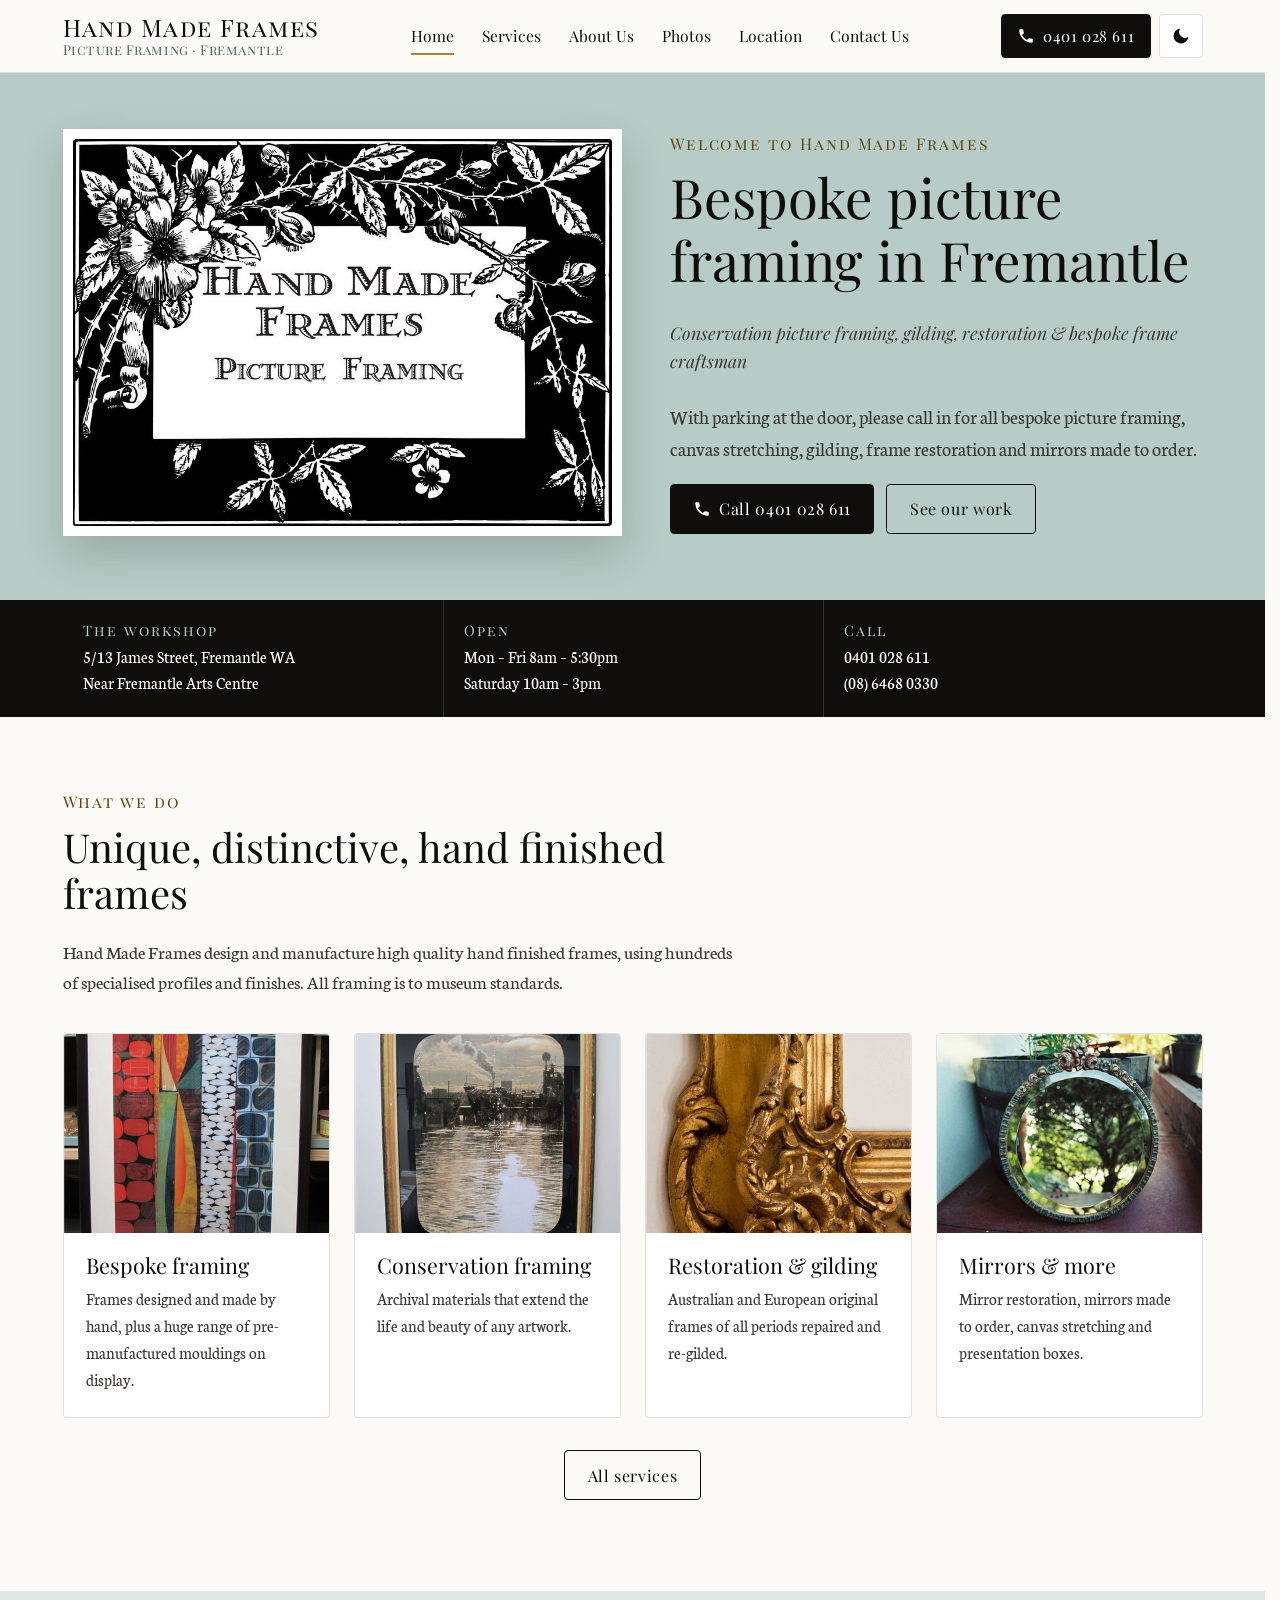
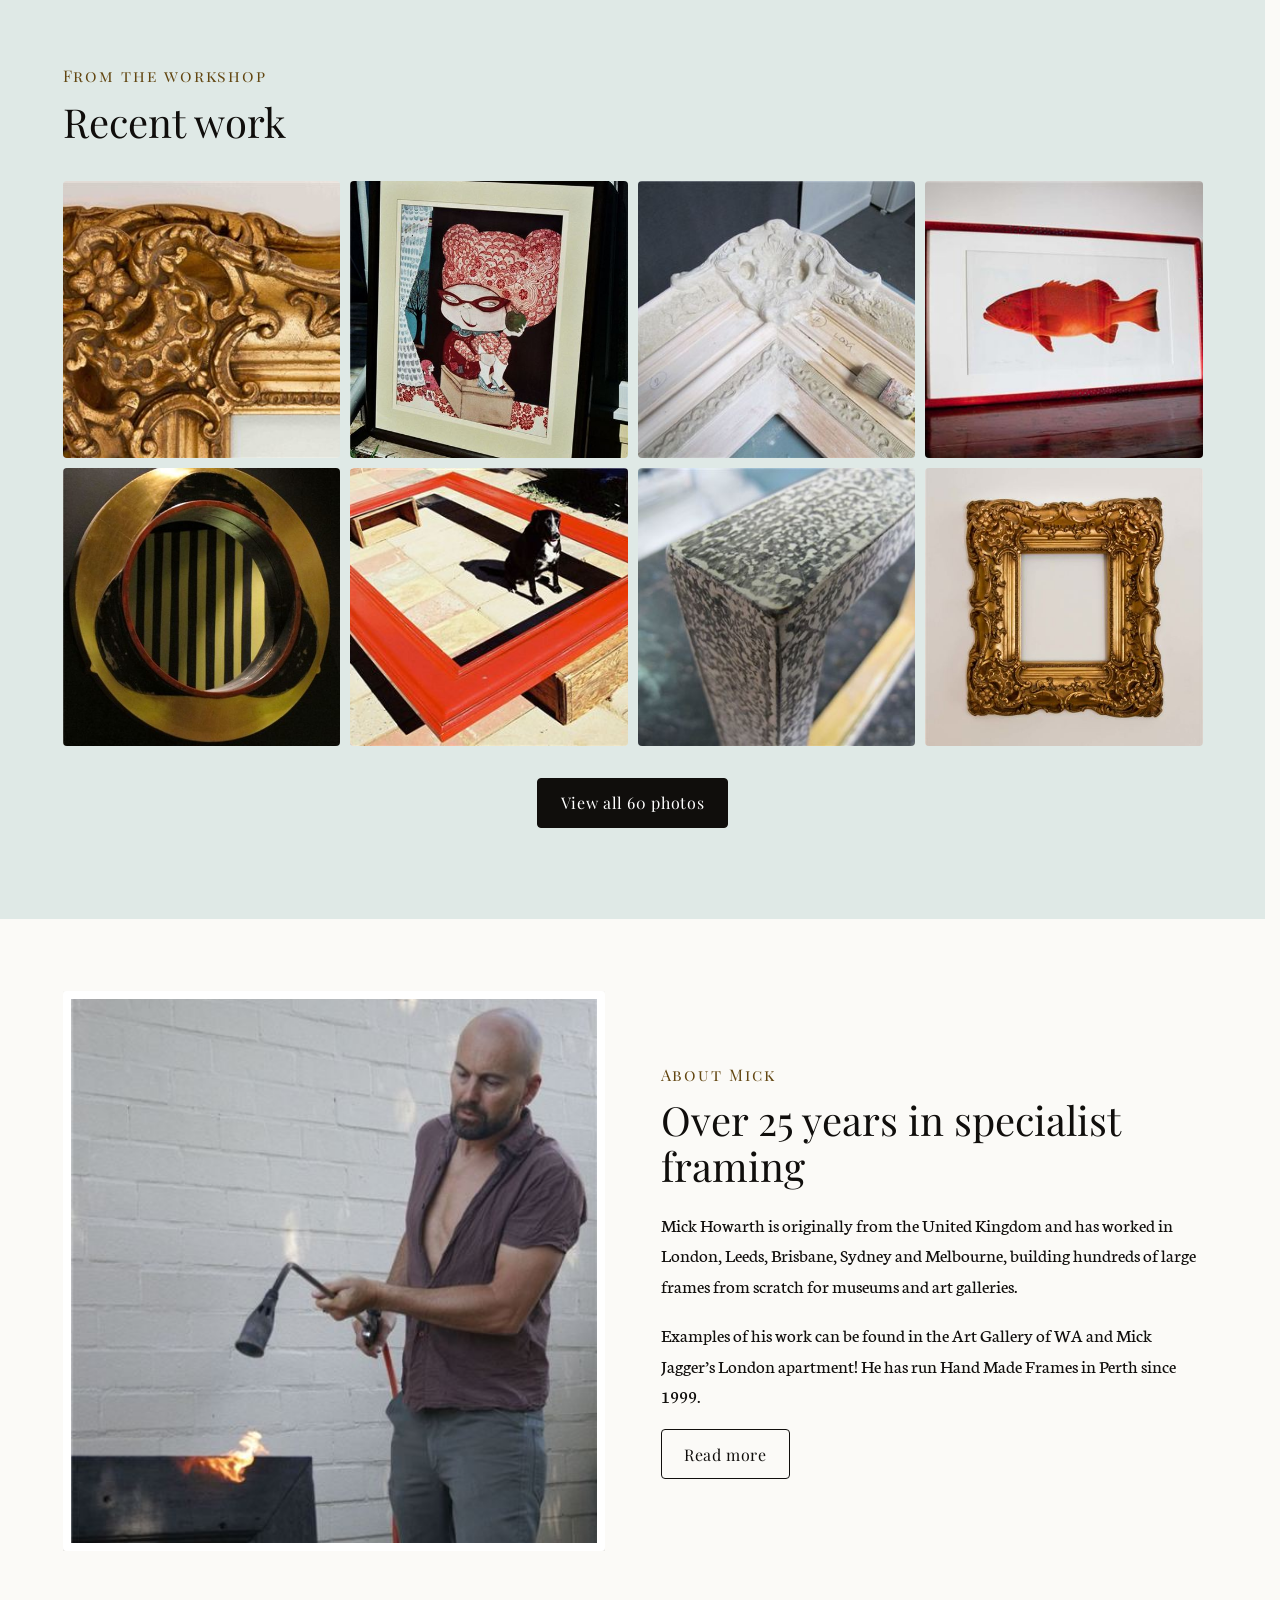
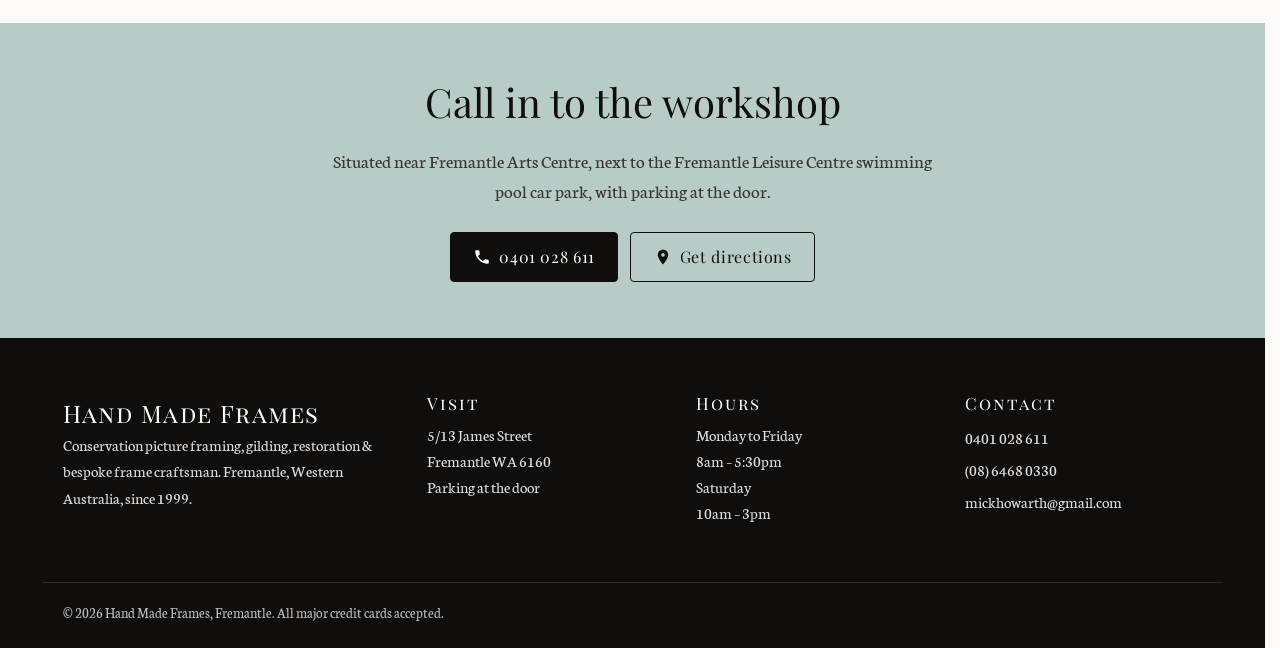
<file: index.html>
<!DOCTYPE html>
<html lang="en-AU">
<head>
  <meta charset="utf-8">
  <meta name="viewport" content="width=device-width, initial-scale=1">
  <meta name="robots" content="noindex">
  <title>Hand Made Frames | Bespoke Picture Framing, Fremantle WA</title>
  <meta name="description" content="Bespoke picture framing, conservation framing, gilding, frame restoration and mirrors made to order. Workshop at 5/13 James Street, Fremantle, with parking at the door.">
  <meta name="theme-color" content="#b7ccc6">
  <meta name="color-scheme" content="light dark">
  <script>(function(){var d=document.documentElement,t=null;d.className+=" js";try{t=localStorage.getItem("hmf-theme")}catch(e){}if(t==="dark"||t==="light")d.setAttribute("data-theme",t)})();</script>
  <link rel="preconnect" href="https://fonts.googleapis.com">
  <link rel="preconnect" href="https://fonts.gstatic.com" crossorigin>
  <link href="https://fonts.googleapis.com/css2?family=Neuton:wght@400;700&family=Playfair+Display:ital@0;1&display=swap" rel="stylesheet">
  <link rel="stylesheet" href="css/style.css">
</head>
<body>
  <a class="skip-link" href="#main">Skip to content</a>
  <header class="site-header">
    <div class="container header-inner">
      <a class="brand" href="index.html">Hand Made Frames<small>Picture Framing &middot; Fremantle</small></a>
      <nav class="main-nav" id="main-nav" aria-label="Main">
        <ul>
          <li><a href="index.html" aria-current="page">Home</a></li>
          <li><a href="services.html">Services</a></li>
          <li><a href="about.html">About Us</a></li>
          <li><a href="gallery.html">Photos</a></li>
          <li><a href="location.html">Location</a></li>
          <li><a href="contact.html">Contact Us</a></li>
        </ul>
      </nav>
      <div class="header-actions">
        <a class="btn header-call" href="tel:+61401028611"><svg viewBox="0 0 24 24" fill="currentColor" aria-hidden="true"><path d="M6.6 10.8a15.1 15.1 0 0 0 6.6 6.6l2.2-2.2c.3-.3.7-.4 1-.2 1.1.4 2.3.6 3.6.6.6 0 1 .4 1 1V20c0 .6-.4 1-1 1A17 17 0 0 1 3 4c0-.6.4-1 1-1h3.5c.6 0 1 .4 1 1 0 1.3.2 2.5.6 3.6.1.3 0 .7-.2 1l-2.3 2.2z"/></svg><span>0401 028 611</span></a>
        <button class="theme-toggle" type="button" aria-label="Switch to dark mode" title="Toggle dark mode"><svg class="i-moon" viewBox="0 0 24 24" fill="currentColor" aria-hidden="true"><path d="M21 12.8A9 9 0 1 1 11.2 3a7 7 0 0 0 9.8 9.8z"/></svg><svg class="i-sun" viewBox="0 0 24 24" fill="none" stroke="currentColor" stroke-width="2" stroke-linecap="round" aria-hidden="true"><circle cx="12" cy="12" r="4.5"/><path d="M12 2v2M12 20v2M4.9 4.9l1.4 1.4M17.7 17.7l1.4 1.4M2 12h2M20 12h2M4.9 19.1l1.4-1.4M17.7 6.3l1.4-1.4"/></svg></button>
        <button class="nav-toggle" aria-controls="main-nav" aria-expanded="false" aria-label="Open menu"><span></span></button>
      </div>
    </div>
  </header>
  <main id="main">
    <section class="hero">
      <div class="container hero-grid">
        <img class="hero-logo" src="images/logo.jpg" width="927" height="665" alt="Hand Made Frames, Picture Framing: logo in an engraved floral frame">
        <div class="hero-text">
          <span class="eyebrow">Welcome to Hand Made Frames</span>
          <h1>Bespoke picture framing in Fremantle</h1>
          <p class="services-line">Conservation picture framing, gilding, restoration &amp; bespoke frame craftsman</p>
          <p class="lead">With parking at the door, please call in for all bespoke picture framing, canvas stretching, gilding, frame restoration and mirrors made to order.</p>
          <div class="btn-row">
            <a class="btn" href="tel:+61401028611"><svg viewBox="0 0 24 24" fill="currentColor" aria-hidden="true"><path d="M6.6 10.8a15.1 15.1 0 0 0 6.6 6.6l2.2-2.2c.3-.3.7-.4 1-.2 1.1.4 2.3.6 3.6.6.6 0 1 .4 1 1V20c0 .6-.4 1-1 1A17 17 0 0 1 3 4c0-.6.4-1 1-1h3.5c.6 0 1 .4 1 1 0 1.3.2 2.5.6 3.6.1.3 0 .7-.2 1l-2.3 2.2z"/></svg> Call 0401 028 611</a>
            <a class="btn btn-outline" href="gallery.html">See our work</a>
          </div>
        </div>
      </div>
    </section>

    <section class="info-bar" aria-label="Visit us">
    <h2 class="vh-h">Visit us</h2>
      <div class="container">
        <div class="info-item">
          <h3>The workshop</h3>
          <p><a href="location.html">5/13 James Street, Fremantle WA</a><br>Near Fremantle Arts Centre</p>
        </div>
        <div class="info-item">
          <h3>Open</h3>
          <p>Mon &ndash; Fri 8am &ndash; 5:30pm<br>Saturday 10am &ndash; 3pm</p>
        </div>
        <div class="info-item">
          <h3>Call</h3>
          <p><a href="tel:+61401028611">0401 028 611</a><br><a href="tel:+61864680330">(08) 6468 0330</a></p>
        </div>
      </div>
    </section>

    <section class="section">
      <div class="container">
        <div class="section-head">
          <span class="eyebrow">What we do</span>
          <h2>Unique, distinctive, hand finished frames</h2>
          <p class="muted">Hand Made Frames design and manufacture high quality hand finished frames, using hundreds of specialised profiles and finishes. All framing is to museum standards.</p>
        </div>
        <div class="cards">
          <article class="card">
            <img src="images/gallery/thumbs/work-45.jpg" width="480" height="640" loading="lazy" alt="Colourful artwork in a black frame with a wide white mat">
            <div class="card-body"><h3>Bespoke framing</h3><p>Frames designed and made by hand, plus a huge range of pre-manufactured mouldings on display.</p></div>
          </article>
          <article class="card">
            <img src="images/gallery/thumbs/work-34.jpg" width="480" height="640" loading="lazy" alt="Framed photograph with a gilt inner edge">
            <div class="card-body"><h3>Conservation framing</h3><p>Archival materials that extend the life and beauty of any artwork.</p></div>
          </article>
          <article class="card">
            <img src="images/gallery/thumbs/work-07.jpg" width="480" height="720" loading="lazy" alt="Close-up of an ornate gilded frame corner">
            <div class="card-body"><h3>Restoration &amp; gilding</h3><p>Australian and European original frames of all periods repaired and re-gilded.</p></div>
          </article>
          <article class="card">
            <img src="images/gallery/thumbs/work-22.jpg" width="480" height="322" loading="lazy" alt="Round mirror in a decorative frame">
            <div class="card-body"><h3>Mirrors &amp; more</h3><p>Mirror restoration, mirrors made to order, canvas stretching and presentation boxes.</p></div>
          </article>
        </div>
        <p class="center" style="margin-top:32px"><a class="btn btn-outline" href="services.html">All services</a></p>
      </div>
    </section>

    <section class="section section-alt">
      <div class="container">
        <div class="section-head">
          <span class="eyebrow">From the workshop</span>
          <h2>Recent work</h2>
        </div>
        <div class="photo-strip">
          <a href="images/gallery/work-06.jpg" data-lightbox><img src="images/gallery/thumbs/work-06.jpg" loading="lazy" width="480" height="320" alt="Ornate gold frame detail"></a>
          <a href="images/gallery/work-30.jpg" data-lightbox><img src="images/gallery/thumbs/work-30.jpg" loading="lazy" width="480" height="720" alt="Framed print with a wide white mat"></a>
          <a href="images/gallery/work-10.jpg" data-lightbox><img src="images/gallery/thumbs/work-10.jpg" loading="lazy" width="480" height="360" alt="White ornate frame corner"></a>
          <a href="images/gallery/work-25.jpg" data-lightbox><img src="images/gallery/thumbs/work-25.jpg" loading="lazy" width="480" height="320" alt="Fish artwork in a red frame"></a>
          <a href="images/gallery/work-42.jpg" data-lightbox><img src="images/gallery/thumbs/work-42.jpg" loading="lazy" width="480" height="640" alt="Round gilded frame"></a>
          <a href="images/gallery/work-31.jpg" data-lightbox><img src="images/gallery/thumbs/work-31.jpg" loading="lazy" width="480" height="300" alt="Artwork in a red-orange frame"></a>
          <a href="images/gallery/work-38.jpg" data-lightbox><img src="images/gallery/thumbs/work-38.jpg" loading="lazy" width="480" height="360" alt="Textured silver frame corner"></a>
          <a href="images/gallery/work-05.jpg" data-lightbox><img src="images/gallery/thumbs/work-05.jpg" loading="lazy" width="480" height="508" alt="Gold carved frame"></a>
        </div>
        <p class="center" style="margin-top:32px"><a class="btn" href="gallery.html">View all 60 photos</a></p>
      </div>
    </section>

    <section class="section">
      <div class="container split">
        <div class="split-media framed"><img src="images/gallery/thumbs/work-40.jpg" loading="lazy" width="480" height="719" alt="Mick Howarth gilding a frame in the workshop"></div>
        <div>
          <span class="eyebrow">About Mick</span>
          <h2>Over 25 years in specialist framing</h2>
          <p>Mick Howarth is originally from the United Kingdom and has worked in London, Leeds, Brisbane, Sydney and Melbourne, building hundreds of large frames from scratch for museums and art galleries.</p>
          <p>Examples of his work can be found in the Art Gallery of WA and Mick Jagger&rsquo;s London apartment! He has run Hand Made Frames in Perth since 1999.</p>
          <a class="btn btn-outline" href="about.html">Read more</a>
        </div>
      </div>
    </section>

    <section class="cta-band">
      <div class="container">
        <h2>Call in to the workshop</h2>
        <p>Situated near Fremantle Arts Centre, next to the Fremantle Leisure Centre swimming pool car park, with parking at the door.</p>
        <div class="btn-row">
          <a class="btn" href="tel:+61401028611"><svg viewBox="0 0 24 24" fill="currentColor" aria-hidden="true"><path d="M6.6 10.8a15.1 15.1 0 0 0 6.6 6.6l2.2-2.2c.3-.3.7-.4 1-.2 1.1.4 2.3.6 3.6.6.6 0 1 .4 1 1V20c0 .6-.4 1-1 1A17 17 0 0 1 3 4c0-.6.4-1 1-1h3.5c.6 0 1 .4 1 1 0 1.3.2 2.5.6 3.6.1.3 0 .7-.2 1l-2.3 2.2z"/></svg> 0401 028 611</a>
          <a class="btn btn-outline" href="location.html"><svg viewBox="0 0 24 24" fill="currentColor" aria-hidden="true"><path d="M12 2a7 7 0 0 0-7 7c0 5.2 7 13 7 13s7-7.8 7-13a7 7 0 0 0-7-7zm0 9.5A2.5 2.5 0 1 1 12 6.5a2.5 2.5 0 0 1 0 5z"/></svg> Get directions</a>
        </div>
      </div>
    </section>
  </main>
  <footer class="site-footer">
    <div class="container footer-grid">
      <div>
        <div class="footer-brand">Hand Made Frames</div>
        <p>Conservation picture framing, gilding, restoration &amp; bespoke frame craftsman. Fremantle, Western Australia, since 1999.</p>
      </div>
      <div>
        <h3>Visit</h3>
        <p>5/13 James Street<br>Fremantle WA 6160<br><a href="location.html">Parking at the door</a></p>
      </div>
      <div>
        <h3>Hours</h3>
        <p>Monday to Friday<br>8am &ndash; 5:30pm<br>Saturday<br>10am &ndash; 3pm</p>
      </div>
      <div>
        <h3>Contact</h3>
        <ul>
          <li><a href="tel:+61401028611">0401 028 611</a></li>
          <li><a href="tel:+61864680330">(08) 6468 0330</a></li>
          <li><a href="mailto:mickhowarth@gmail.com">mickhowarth@gmail.com</a></li>
        </ul>
      </div>
    </div>
    <div class="container footer-bottom">&copy; <span id="year">2026</span> Hand Made Frames, Fremantle. All major credit cards accepted.</div>
  </footer>
  <div class="call-bar">
    <a class="primary" href="tel:+61401028611"><svg viewBox="0 0 24 24" fill="currentColor" aria-hidden="true"><path d="M6.6 10.8a15.1 15.1 0 0 0 6.6 6.6l2.2-2.2c.3-.3.7-.4 1-.2 1.1.4 2.3.6 3.6.6.6 0 1 .4 1 1V20c0 .6-.4 1-1 1A17 17 0 0 1 3 4c0-.6.4-1 1-1h3.5c.6 0 1 .4 1 1 0 1.3.2 2.5.6 3.6.1.3 0 .7-.2 1l-2.3 2.2z"/></svg> Call Mick</a>
    <a href="location.html"><svg viewBox="0 0 24 24" fill="currentColor" aria-hidden="true"><path d="M12 2a7 7 0 0 0-7 7c0 5.2 7 13 7 13s7-7.8 7-13a7 7 0 0 0-7-7zm0 9.5A2.5 2.5 0 1 1 12 6.5a2.5 2.5 0 0 1 0 5z"/></svg> Find us</a>
  </div>
  <script src="js/main.js"></script>
</body>
</html>
</file>
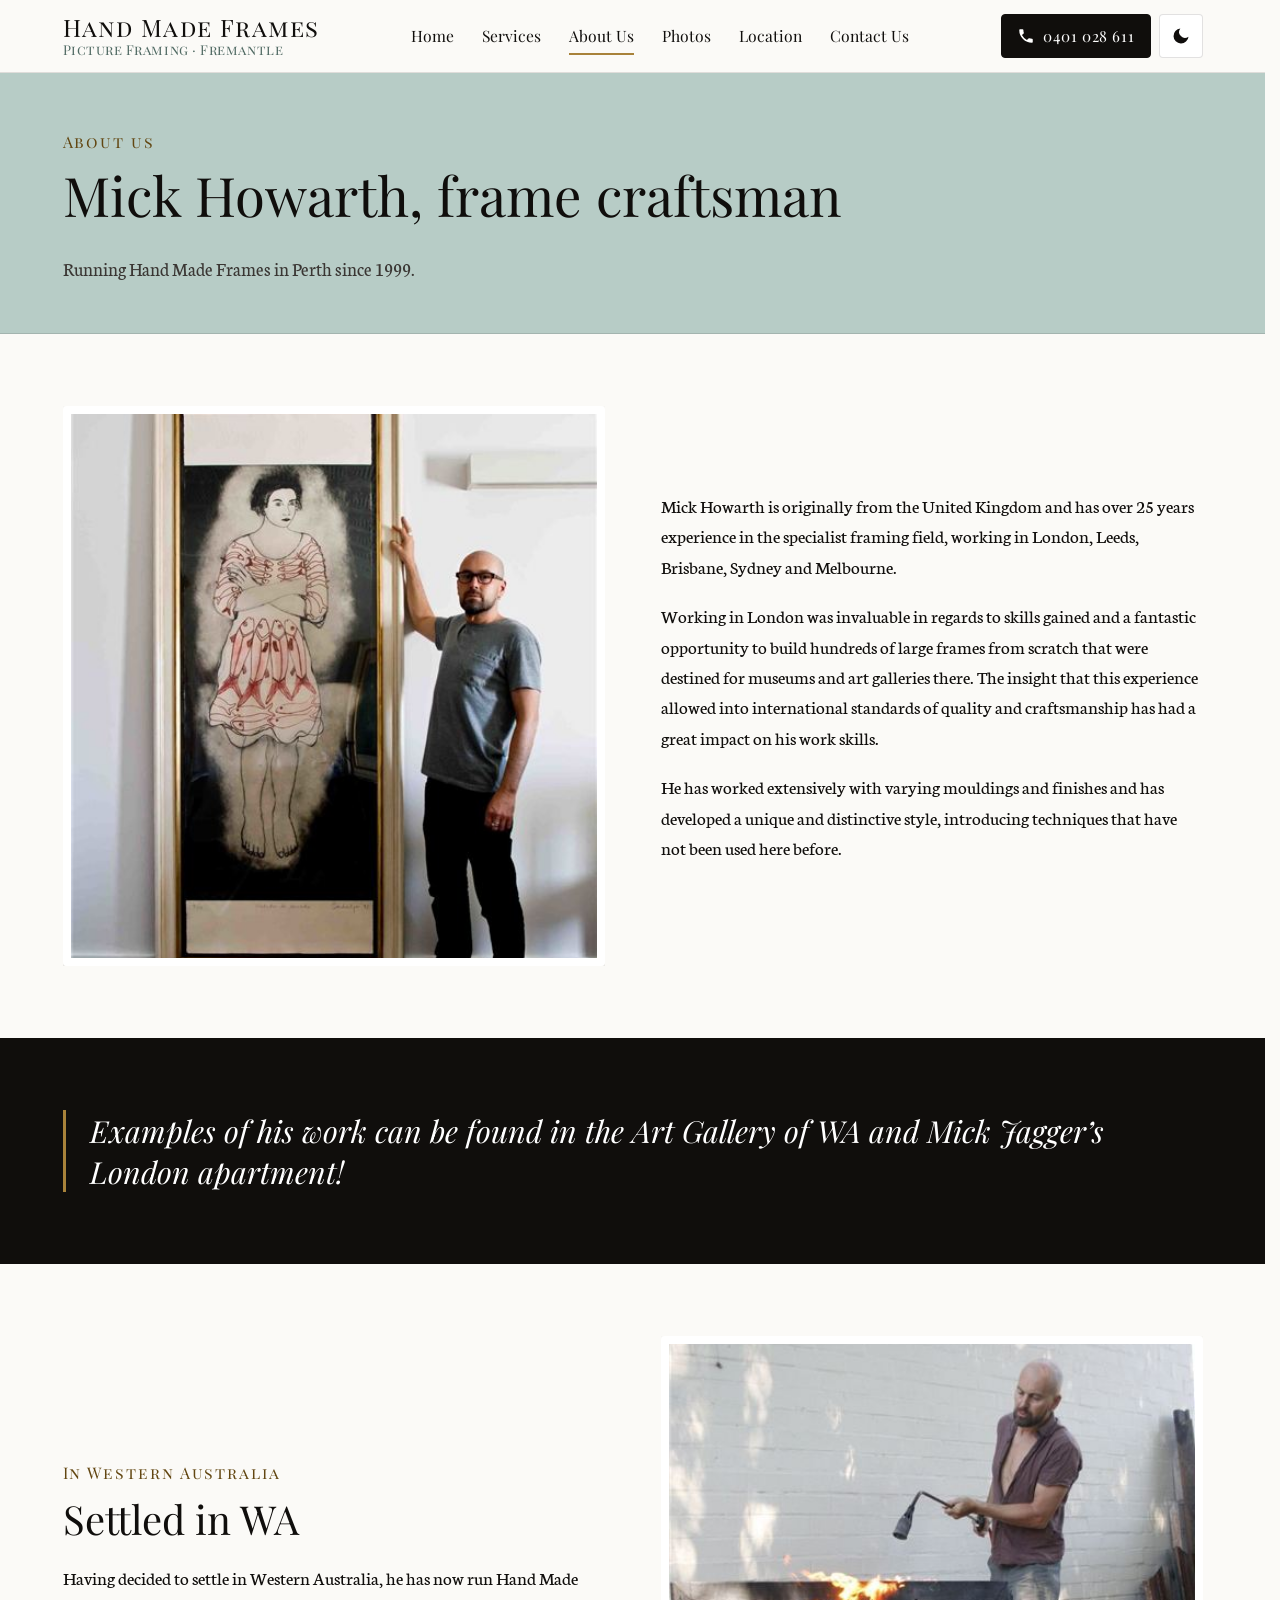
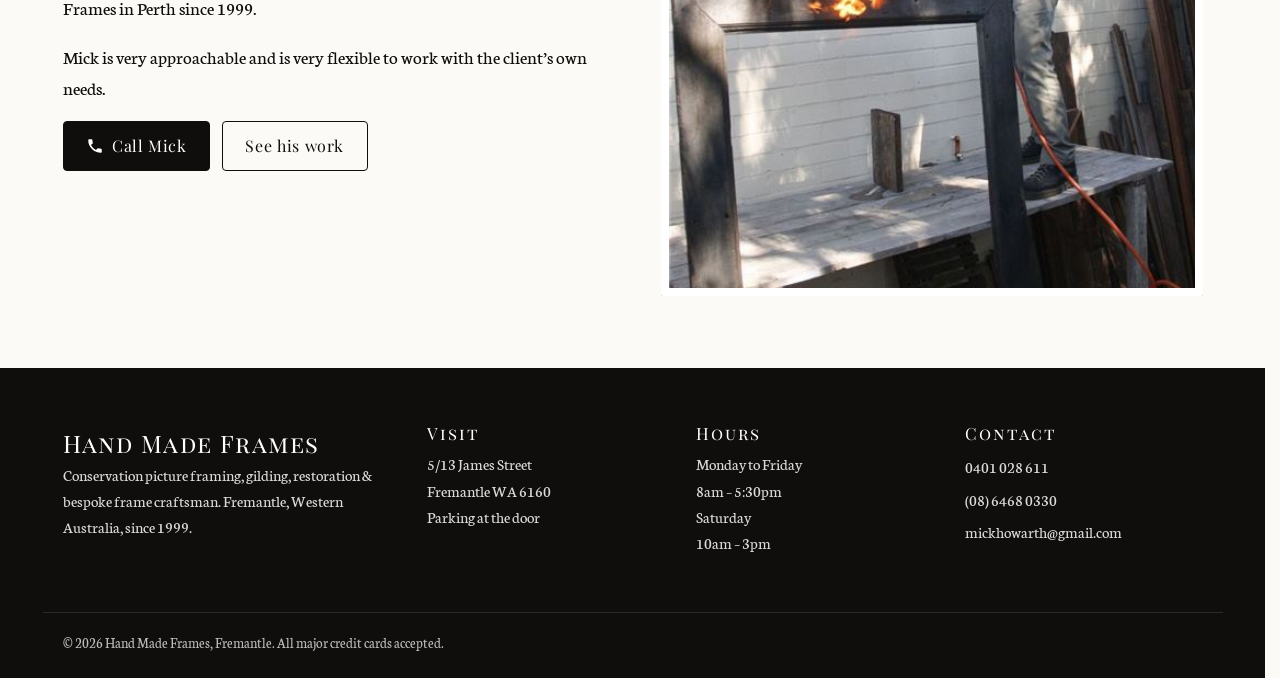
<file: about.html>
<!DOCTYPE html>
<html lang="en-AU">
<head>
  <meta charset="utf-8">
  <meta name="viewport" content="width=device-width, initial-scale=1">
  <meta name="robots" content="noindex">
  <title>About Mick Howarth | Hand Made Frames, Fremantle</title>
  <meta name="description" content="Mick Howarth has over 25 years experience in specialist framing in London, Leeds, Brisbane, Sydney and Melbourne, and has run Hand Made Frames in Perth since 1999.">
  <meta name="theme-color" content="#b7ccc6">
  <meta name="color-scheme" content="light dark">
  <script>(function(){var d=document.documentElement,t=null;d.className+=" js";try{t=localStorage.getItem("hmf-theme")}catch(e){}if(t==="dark"||t==="light")d.setAttribute("data-theme",t)})();</script>
  <link rel="preconnect" href="https://fonts.googleapis.com">
  <link rel="preconnect" href="https://fonts.gstatic.com" crossorigin>
  <link href="https://fonts.googleapis.com/css2?family=Neuton:wght@400;700&family=Playfair+Display:ital@0;1&display=swap" rel="stylesheet">
  <link rel="stylesheet" href="css/style.css">
</head>
<body>
  <a class="skip-link" href="#main">Skip to content</a>
  <header class="site-header">
    <div class="container header-inner">
      <a class="brand" href="index.html">Hand Made Frames<small>Picture Framing &middot; Fremantle</small></a>
      <nav class="main-nav" id="main-nav" aria-label="Main">
        <ul>
          <li><a href="index.html">Home</a></li>
          <li><a href="services.html">Services</a></li>
          <li><a href="about.html" aria-current="page">About Us</a></li>
          <li><a href="gallery.html">Photos</a></li>
          <li><a href="location.html">Location</a></li>
          <li><a href="contact.html">Contact Us</a></li>
        </ul>
      </nav>
      <div class="header-actions">
        <a class="btn header-call" href="tel:+61401028611"><svg viewBox="0 0 24 24" fill="currentColor" aria-hidden="true"><path d="M6.6 10.8a15.1 15.1 0 0 0 6.6 6.6l2.2-2.2c.3-.3.7-.4 1-.2 1.1.4 2.3.6 3.6.6.6 0 1 .4 1 1V20c0 .6-.4 1-1 1A17 17 0 0 1 3 4c0-.6.4-1 1-1h3.5c.6 0 1 .4 1 1 0 1.3.2 2.5.6 3.6.1.3 0 .7-.2 1l-2.3 2.2z"/></svg><span>0401 028 611</span></a>
        <button class="theme-toggle" type="button" aria-label="Switch to dark mode" title="Toggle dark mode"><svg class="i-moon" viewBox="0 0 24 24" fill="currentColor" aria-hidden="true"><path d="M21 12.8A9 9 0 1 1 11.2 3a7 7 0 0 0 9.8 9.8z"/></svg><svg class="i-sun" viewBox="0 0 24 24" fill="none" stroke="currentColor" stroke-width="2" stroke-linecap="round" aria-hidden="true"><circle cx="12" cy="12" r="4.5"/><path d="M12 2v2M12 20v2M4.9 4.9l1.4 1.4M17.7 17.7l1.4 1.4M2 12h2M20 12h2M4.9 19.1l1.4-1.4M17.7 6.3l1.4-1.4"/></svg></button>
        <button class="nav-toggle" aria-controls="main-nav" aria-expanded="false" aria-label="Open menu"><span></span></button>
      </div>
    </div>
  </header>
  <main id="main">
    <section class="page-hero">
      <div class="container">
        <span class="eyebrow">About us</span>
        <h1>Mick Howarth, frame craftsman</h1>
        <p>Running Hand Made Frames in Perth since 1999.</p>
      </div>
    </section>

    <section class="section">
      <div class="container split">
        <div class="split-media framed"><img src="images/gallery/thumbs/work-02.jpg" width="480" height="720" alt="Mick Howarth standing beside a tall framed artwork"></div>
        <div>
          <p>Mick Howarth is originally from the United Kingdom and has over 25 years experience in the specialist framing field, working in London, Leeds, Brisbane, Sydney and Melbourne.</p>
          <p>Working in London was invaluable in regards to skills gained and a fantastic opportunity to build hundreds of large frames from scratch that were destined for museums and art galleries there. The insight that this experience allowed into international standards of quality and craftsmanship has had a great impact on his work skills.</p>
          <p>He has worked extensively with varying mouldings and finishes and has developed a unique and distinctive style, introducing techniques that have not been used here before.</p>
        </div>
      </div>
    </section>

    <section class="section section-dark">
      <div class="container">
        <p class="highlight">Examples of his work can be found in the Art Gallery of WA and Mick Jagger&rsquo;s London apartment!</p>
      </div>
    </section>

    <section class="section">
      <div class="container split reverse">
        <div class="split-media framed"><img src="images/gallery/thumbs/work-41.jpg" loading="lazy" width="480" height="719" alt="Mick gilding in the Fremantle workshop"></div>
        <div>
          <span class="eyebrow">In Western Australia</span>
          <h2>Settled in WA</h2>
          <p>Having decided to settle in Western Australia, he has now run Hand Made Frames in Perth since 1999.</p>
          <p>Mick is very approachable and is very flexible to work with the client&rsquo;s own needs.</p>
          <div class="btn-row">
            <a class="btn" href="tel:+61401028611"><svg viewBox="0 0 24 24" fill="currentColor" aria-hidden="true"><path d="M6.6 10.8a15.1 15.1 0 0 0 6.6 6.6l2.2-2.2c.3-.3.7-.4 1-.2 1.1.4 2.3.6 3.6.6.6 0 1 .4 1 1V20c0 .6-.4 1-1 1A17 17 0 0 1 3 4c0-.6.4-1 1-1h3.5c.6 0 1 .4 1 1 0 1.3.2 2.5.6 3.6.1.3 0 .7-.2 1l-2.3 2.2z"/></svg> Call Mick</a>
            <a class="btn btn-outline" href="gallery.html">See his work</a>
          </div>
        </div>
      </div>
    </section>
  </main>
  <footer class="site-footer">
    <div class="container footer-grid">
      <div>
        <div class="footer-brand">Hand Made Frames</div>
        <p>Conservation picture framing, gilding, restoration &amp; bespoke frame craftsman. Fremantle, Western Australia, since 1999.</p>
      </div>
      <div>
        <h3>Visit</h3>
        <p>5/13 James Street<br>Fremantle WA 6160<br><a href="location.html">Parking at the door</a></p>
      </div>
      <div>
        <h3>Hours</h3>
        <p>Monday to Friday<br>8am &ndash; 5:30pm<br>Saturday<br>10am &ndash; 3pm</p>
      </div>
      <div>
        <h3>Contact</h3>
        <ul>
          <li><a href="tel:+61401028611">0401 028 611</a></li>
          <li><a href="tel:+61864680330">(08) 6468 0330</a></li>
          <li><a href="mailto:mickhowarth@gmail.com">mickhowarth@gmail.com</a></li>
        </ul>
      </div>
    </div>
    <div class="container footer-bottom">&copy; <span id="year">2026</span> Hand Made Frames, Fremantle. All major credit cards accepted.</div>
  </footer>
  <div class="call-bar">
    <a class="primary" href="tel:+61401028611"><svg viewBox="0 0 24 24" fill="currentColor" aria-hidden="true"><path d="M6.6 10.8a15.1 15.1 0 0 0 6.6 6.6l2.2-2.2c.3-.3.7-.4 1-.2 1.1.4 2.3.6 3.6.6.6 0 1 .4 1 1V20c0 .6-.4 1-1 1A17 17 0 0 1 3 4c0-.6.4-1 1-1h3.5c.6 0 1 .4 1 1 0 1.3.2 2.5.6 3.6.1.3 0 .7-.2 1l-2.3 2.2z"/></svg> Call Mick</a>
    <a href="location.html"><svg viewBox="0 0 24 24" fill="currentColor" aria-hidden="true"><path d="M12 2a7 7 0 0 0-7 7c0 5.2 7 13 7 13s7-7.8 7-13a7 7 0 0 0-7-7zm0 9.5A2.5 2.5 0 1 1 12 6.5a2.5 2.5 0 0 1 0 5z"/></svg> Find us</a>
  </div>
  <script src="js/main.js"></script>
</body>
</html>
</file>
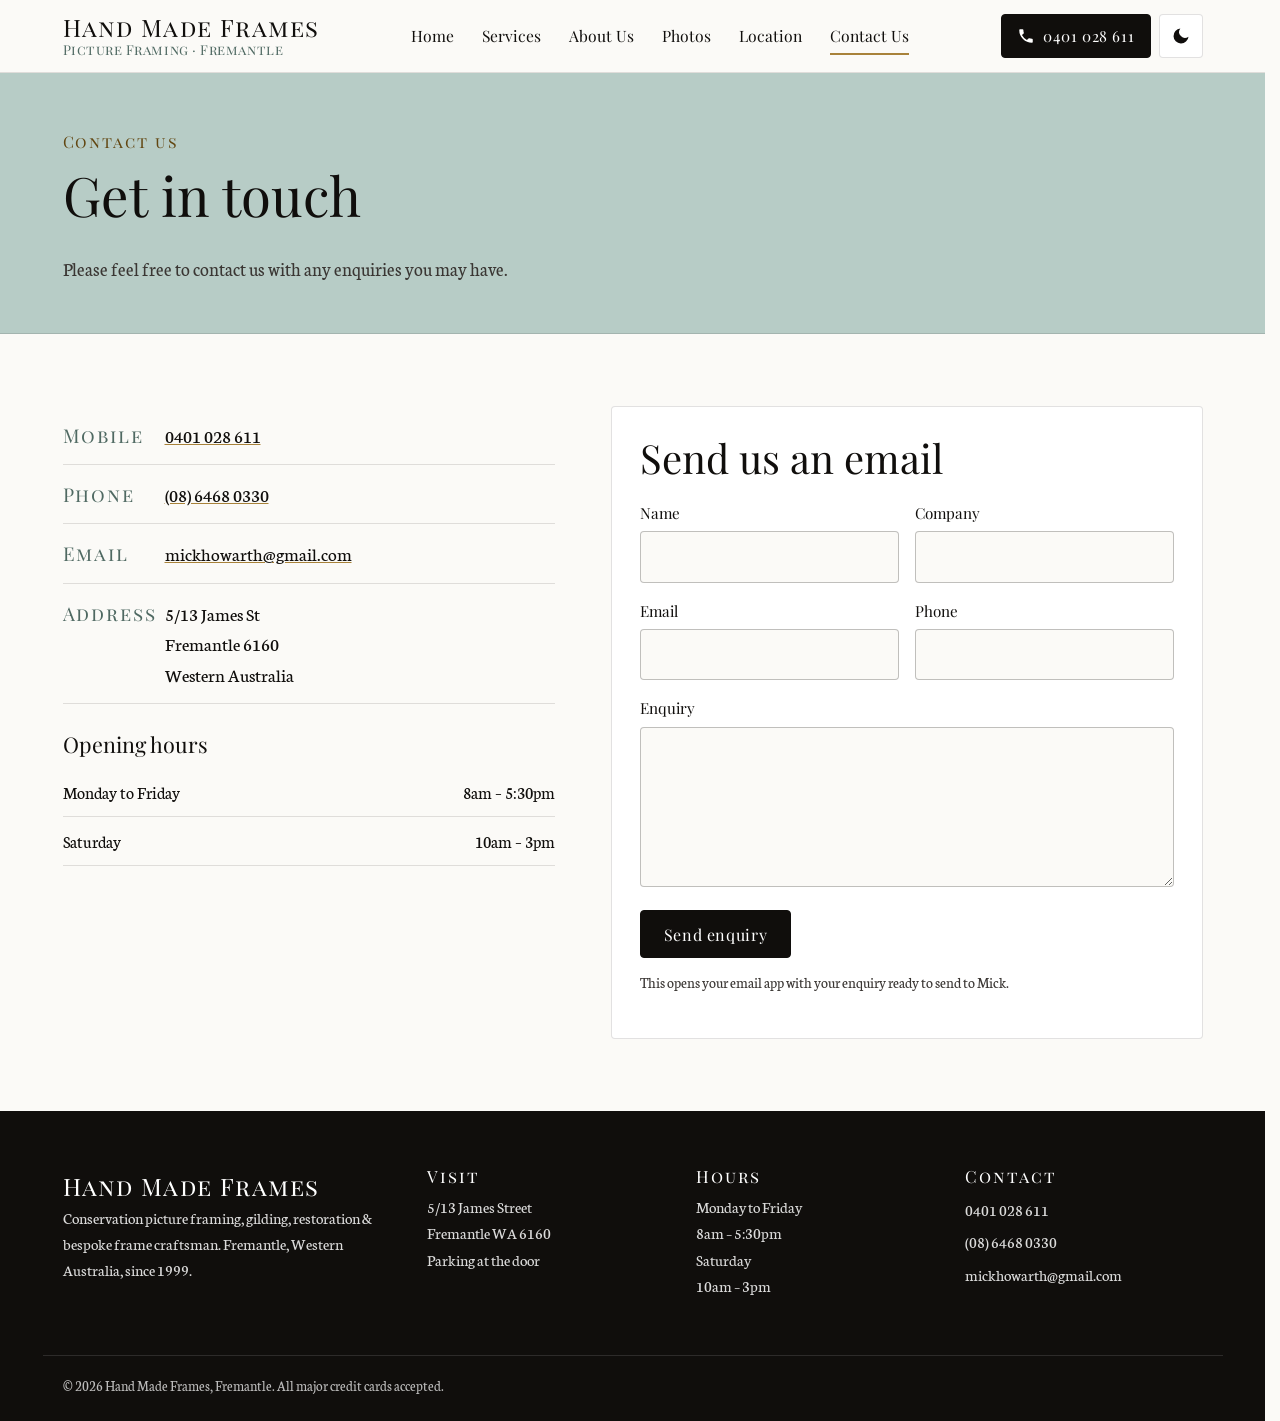
<file: contact.html>
<!DOCTYPE html>
<html lang="en-AU">
<head>
  <meta charset="utf-8">
  <meta name="viewport" content="width=device-width, initial-scale=1">
  <meta name="robots" content="noindex">
  <title>Contact | Hand Made Frames, Fremantle</title>
  <meta name="description" content="Contact Hand Made Frames in Fremantle: phone (08) 6468 0330, mobile 0401 028 611, email mickhowarth@gmail.com, or visit 5/13 James Street.">
  <meta name="theme-color" content="#b7ccc6">
  <meta name="color-scheme" content="light dark">
  <script>(function(){var d=document.documentElement,t=null;d.className+=" js";try{t=localStorage.getItem("hmf-theme")}catch(e){}if(t==="dark"||t==="light")d.setAttribute("data-theme",t)})();</script>
  <link rel="preconnect" href="https://fonts.googleapis.com">
  <link rel="preconnect" href="https://fonts.gstatic.com" crossorigin>
  <link href="https://fonts.googleapis.com/css2?family=Neuton:wght@400;700&family=Playfair+Display:ital@0;1&display=swap" rel="stylesheet">
  <link rel="stylesheet" href="css/style.css">
</head>
<body>
  <a class="skip-link" href="#main">Skip to content</a>
  <header class="site-header">
    <div class="container header-inner">
      <a class="brand" href="index.html">Hand Made Frames<small>Picture Framing &middot; Fremantle</small></a>
      <nav class="main-nav" id="main-nav" aria-label="Main">
        <ul>
          <li><a href="index.html">Home</a></li>
          <li><a href="services.html">Services</a></li>
          <li><a href="about.html">About Us</a></li>
          <li><a href="gallery.html">Photos</a></li>
          <li><a href="location.html">Location</a></li>
          <li><a href="contact.html" aria-current="page">Contact Us</a></li>
        </ul>
      </nav>
      <div class="header-actions">
        <a class="btn header-call" href="tel:+61401028611"><svg viewBox="0 0 24 24" fill="currentColor" aria-hidden="true"><path d="M6.6 10.8a15.1 15.1 0 0 0 6.6 6.6l2.2-2.2c.3-.3.7-.4 1-.2 1.1.4 2.3.6 3.6.6.6 0 1 .4 1 1V20c0 .6-.4 1-1 1A17 17 0 0 1 3 4c0-.6.4-1 1-1h3.5c.6 0 1 .4 1 1 0 1.3.2 2.5.6 3.6.1.3 0 .7-.2 1l-2.3 2.2z"/></svg><span>0401 028 611</span></a>
        <button class="theme-toggle" type="button" aria-label="Switch to dark mode" title="Toggle dark mode"><svg class="i-moon" viewBox="0 0 24 24" fill="currentColor" aria-hidden="true"><path d="M21 12.8A9 9 0 1 1 11.2 3a7 7 0 0 0 9.8 9.8z"/></svg><svg class="i-sun" viewBox="0 0 24 24" fill="none" stroke="currentColor" stroke-width="2" stroke-linecap="round" aria-hidden="true"><circle cx="12" cy="12" r="4.5"/><path d="M12 2v2M12 20v2M4.9 4.9l1.4 1.4M17.7 17.7l1.4 1.4M2 12h2M20 12h2M4.9 19.1l1.4-1.4M17.7 6.3l1.4-1.4"/></svg></button>
        <button class="nav-toggle" aria-controls="main-nav" aria-expanded="false" aria-label="Open menu"><span></span></button>
      </div>
    </div>
  </header>
  <main id="main">
    <section class="page-hero">
      <div class="container">
        <span class="eyebrow">Contact us</span>
        <h1>Get in touch</h1>
        <p>Please feel free to contact us with any enquiries you may have.</p>
      </div>
    </section>
    <section class="section">
    <h2 class="vh-h">Contact details</h2>
      <div class="container contact-grid">
        <div>
          <ul class="details">
            <li><span class="k">Mobile</span><a href="tel:+61401028611">0401 028 611</a></li>
            <li><span class="k">Phone</span><a href="tel:+61864680330">(08) 6468 0330</a></li>
            <li><span class="k">Email</span><a href="mailto:mickhowarth@gmail.com">mickhowarth@gmail.com</a></li>
            <li><span class="k">Address</span><span>5/13 James St<br>Fremantle 6160<br>Western Australia</span></li>
          </ul>
          <h3>Opening hours</h3>
          <table class="hours">
            <tr><th>Monday to Friday</th><td>8am &ndash; 5:30pm</td></tr>
            <tr><th>Saturday</th><td>10am &ndash; 3pm</td></tr>
          </table>
        </div>
        <form class="form" id="enquiry-form">
          <h2>Send us an email</h2>
          <div class="form-row">
            <div class="field"><label for="name">Name</label><input id="name" name="name" autocomplete="name" required></div>
            <div class="field"><label for="company">Company</label><input id="company" name="company" autocomplete="organization"></div>
          </div>
          <div class="form-row">
            <div class="field"><label for="email">Email</label><input id="email" name="email" type="email" autocomplete="email" required></div>
            <div class="field"><label for="phone">Phone</label><input id="phone" name="phone" type="tel" autocomplete="tel"></div>
          </div>
          <div class="field"><label for="enquiry">Enquiry</label><textarea id="enquiry" name="enquiry" required></textarea></div>
          <button class="btn" type="submit">Send enquiry</button>
          <p class="form-note">This opens your email app with your enquiry ready to send to Mick.</p>
        </form>
      </div>
    </section>
  </main>
  <footer class="site-footer">
    <div class="container footer-grid">
      <div>
        <div class="footer-brand">Hand Made Frames</div>
        <p>Conservation picture framing, gilding, restoration &amp; bespoke frame craftsman. Fremantle, Western Australia, since 1999.</p>
      </div>
      <div>
        <h3>Visit</h3>
        <p>5/13 James Street<br>Fremantle WA 6160<br><a href="location.html">Parking at the door</a></p>
      </div>
      <div>
        <h3>Hours</h3>
        <p>Monday to Friday<br>8am &ndash; 5:30pm<br>Saturday<br>10am &ndash; 3pm</p>
      </div>
      <div>
        <h3>Contact</h3>
        <ul>
          <li><a href="tel:+61401028611">0401 028 611</a></li>
          <li><a href="tel:+61864680330">(08) 6468 0330</a></li>
          <li><a href="mailto:mickhowarth@gmail.com">mickhowarth@gmail.com</a></li>
        </ul>
      </div>
    </div>
    <div class="container footer-bottom">&copy; <span id="year">2026</span> Hand Made Frames, Fremantle. All major credit cards accepted.</div>
  </footer>
  <div class="call-bar">
    <a class="primary" href="tel:+61401028611"><svg viewBox="0 0 24 24" fill="currentColor" aria-hidden="true"><path d="M6.6 10.8a15.1 15.1 0 0 0 6.6 6.6l2.2-2.2c.3-.3.7-.4 1-.2 1.1.4 2.3.6 3.6.6.6 0 1 .4 1 1V20c0 .6-.4 1-1 1A17 17 0 0 1 3 4c0-.6.4-1 1-1h3.5c.6 0 1 .4 1 1 0 1.3.2 2.5.6 3.6.1.3 0 .7-.2 1l-2.3 2.2z"/></svg> Call Mick</a>
    <a href="location.html"><svg viewBox="0 0 24 24" fill="currentColor" aria-hidden="true"><path d="M12 2a7 7 0 0 0-7 7c0 5.2 7 13 7 13s7-7.8 7-13a7 7 0 0 0-7-7zm0 9.5A2.5 2.5 0 1 1 12 6.5a2.5 2.5 0 0 1 0 5z"/></svg> Find us</a>
  </div>
  <script src="js/main.js"></script>
</body>
</html>
</file>
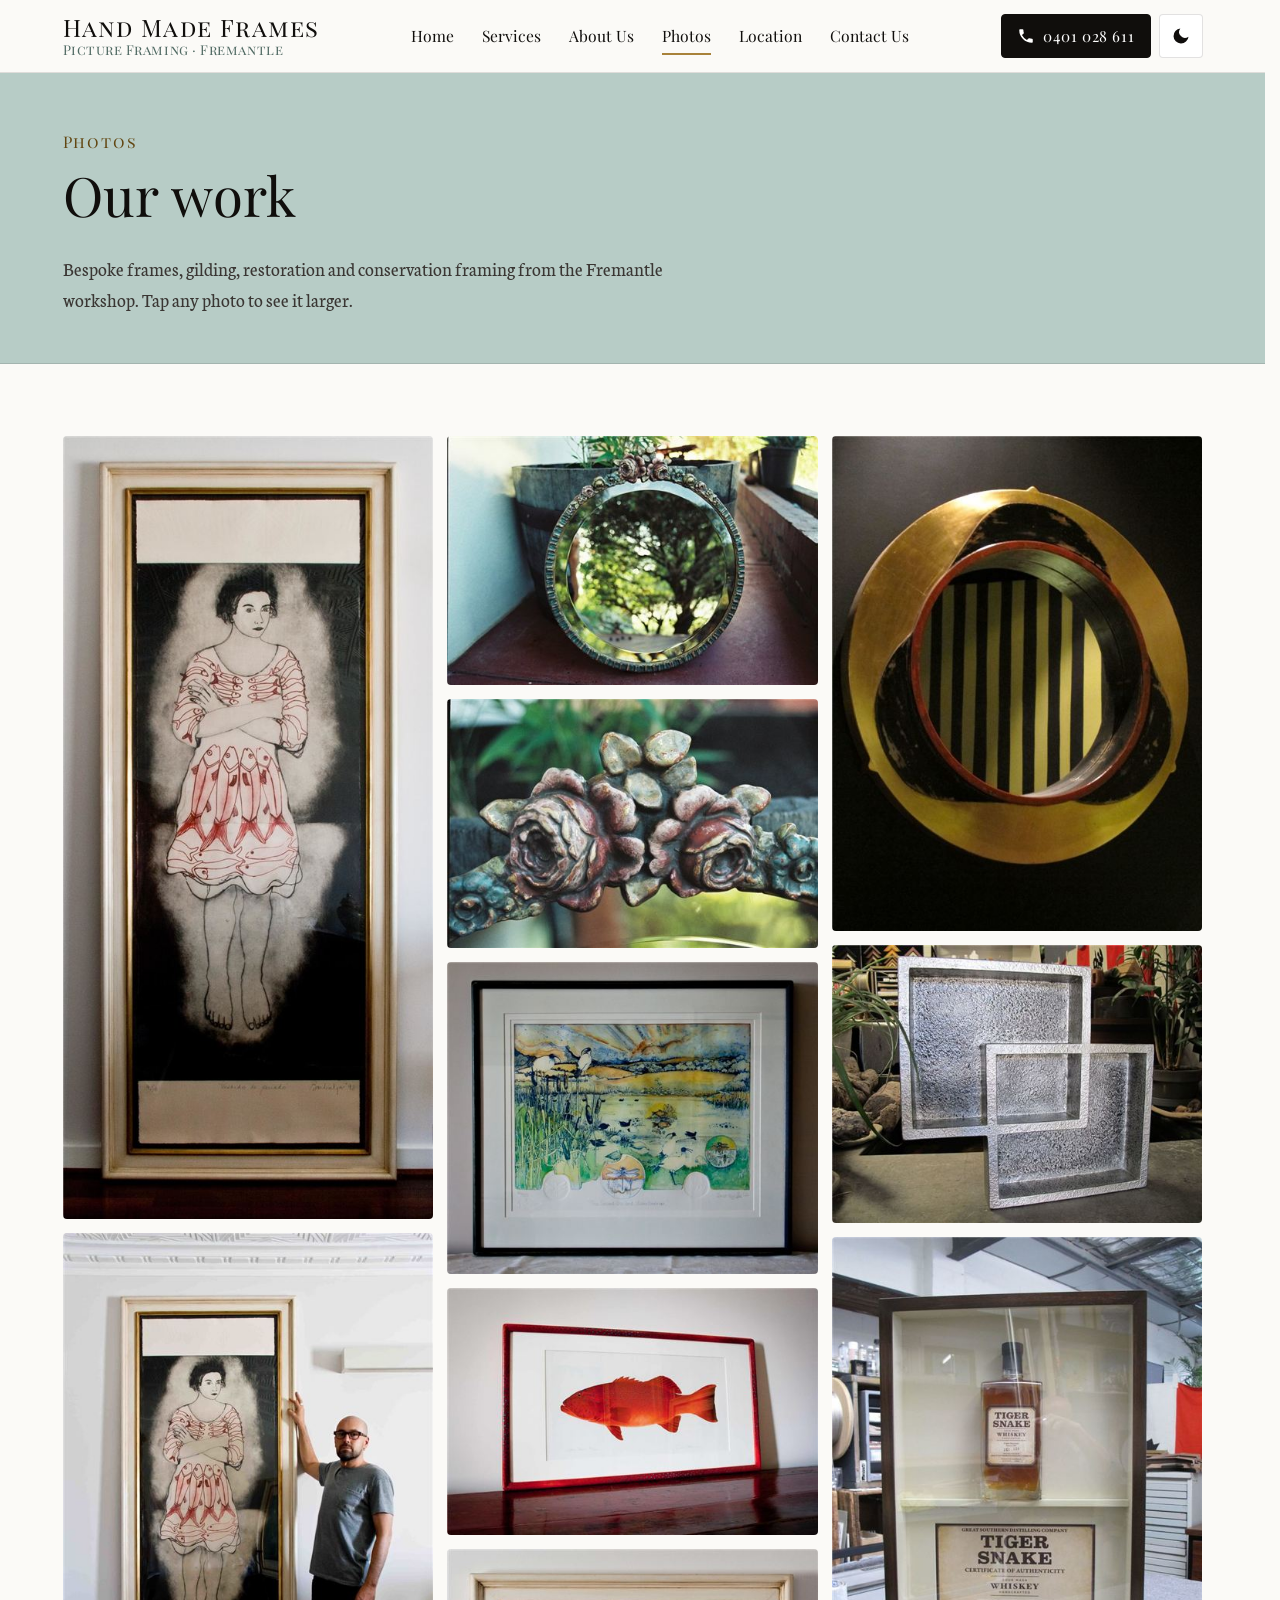
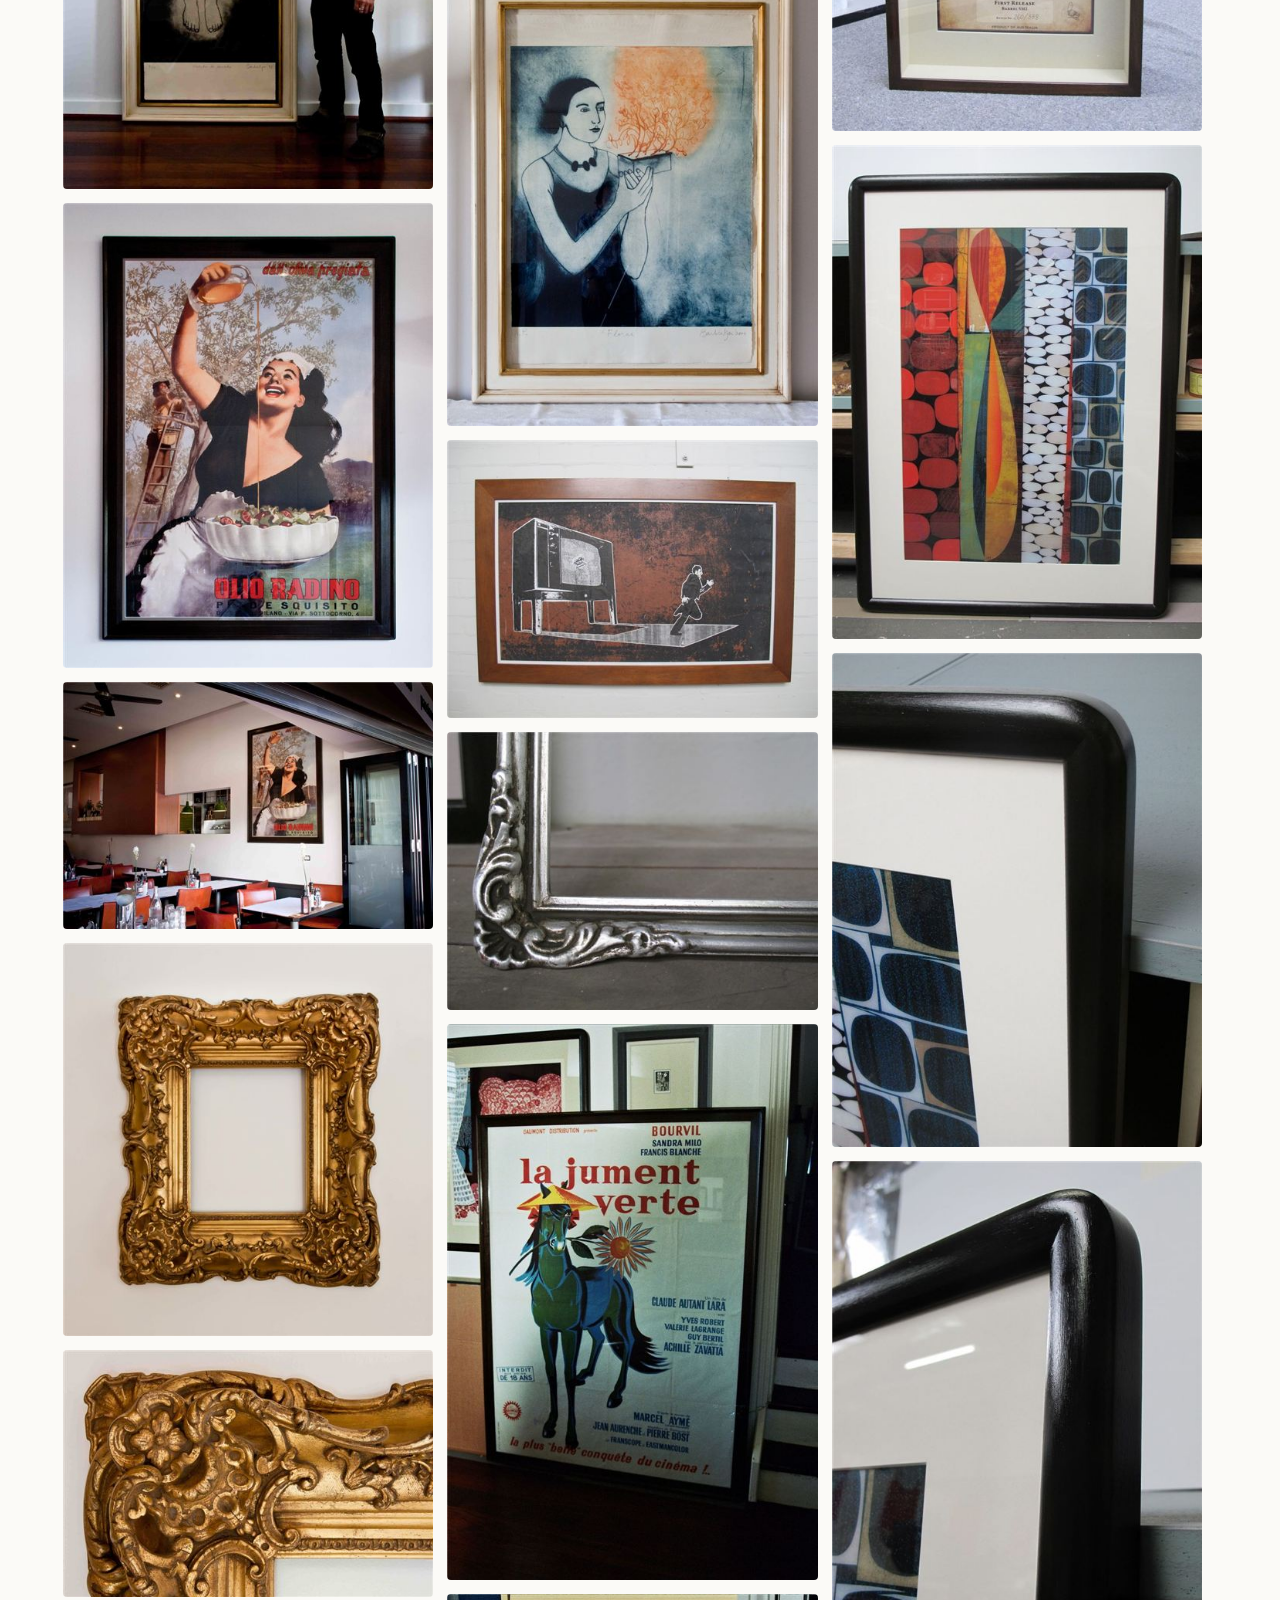
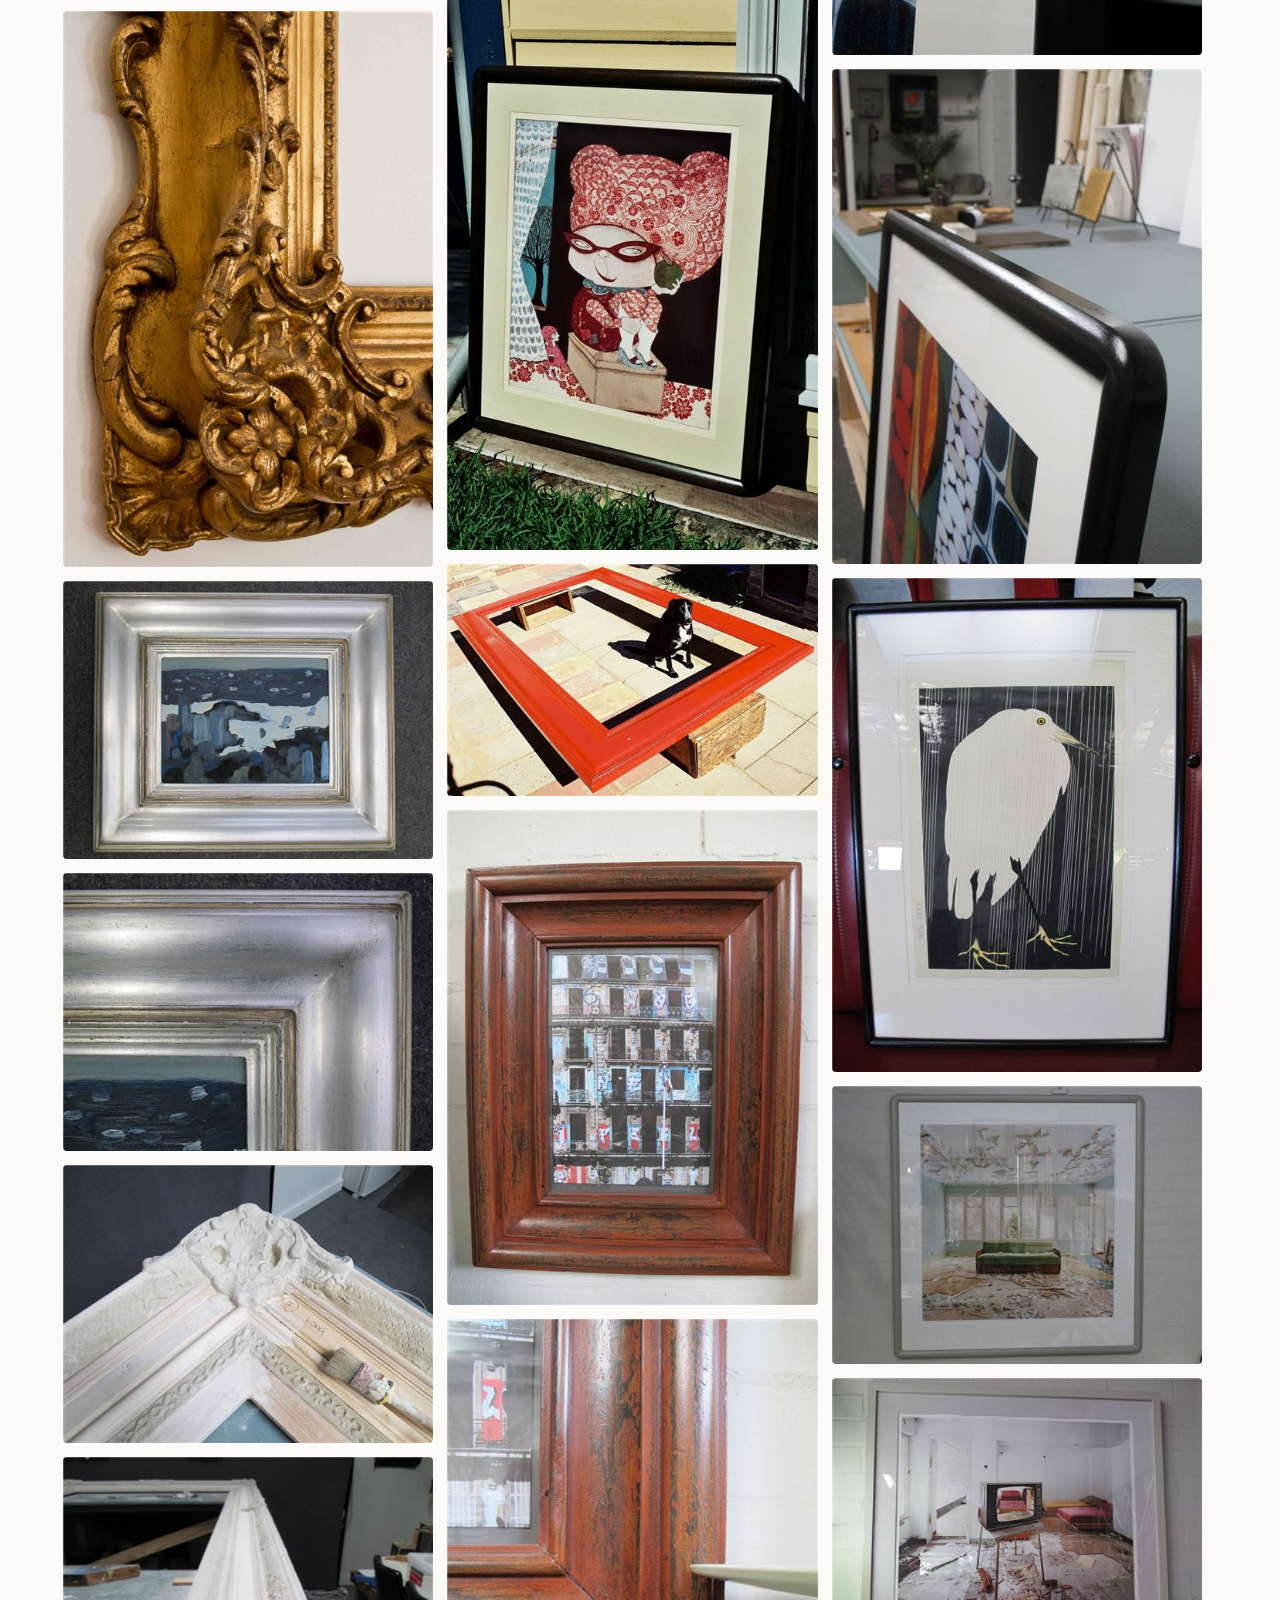
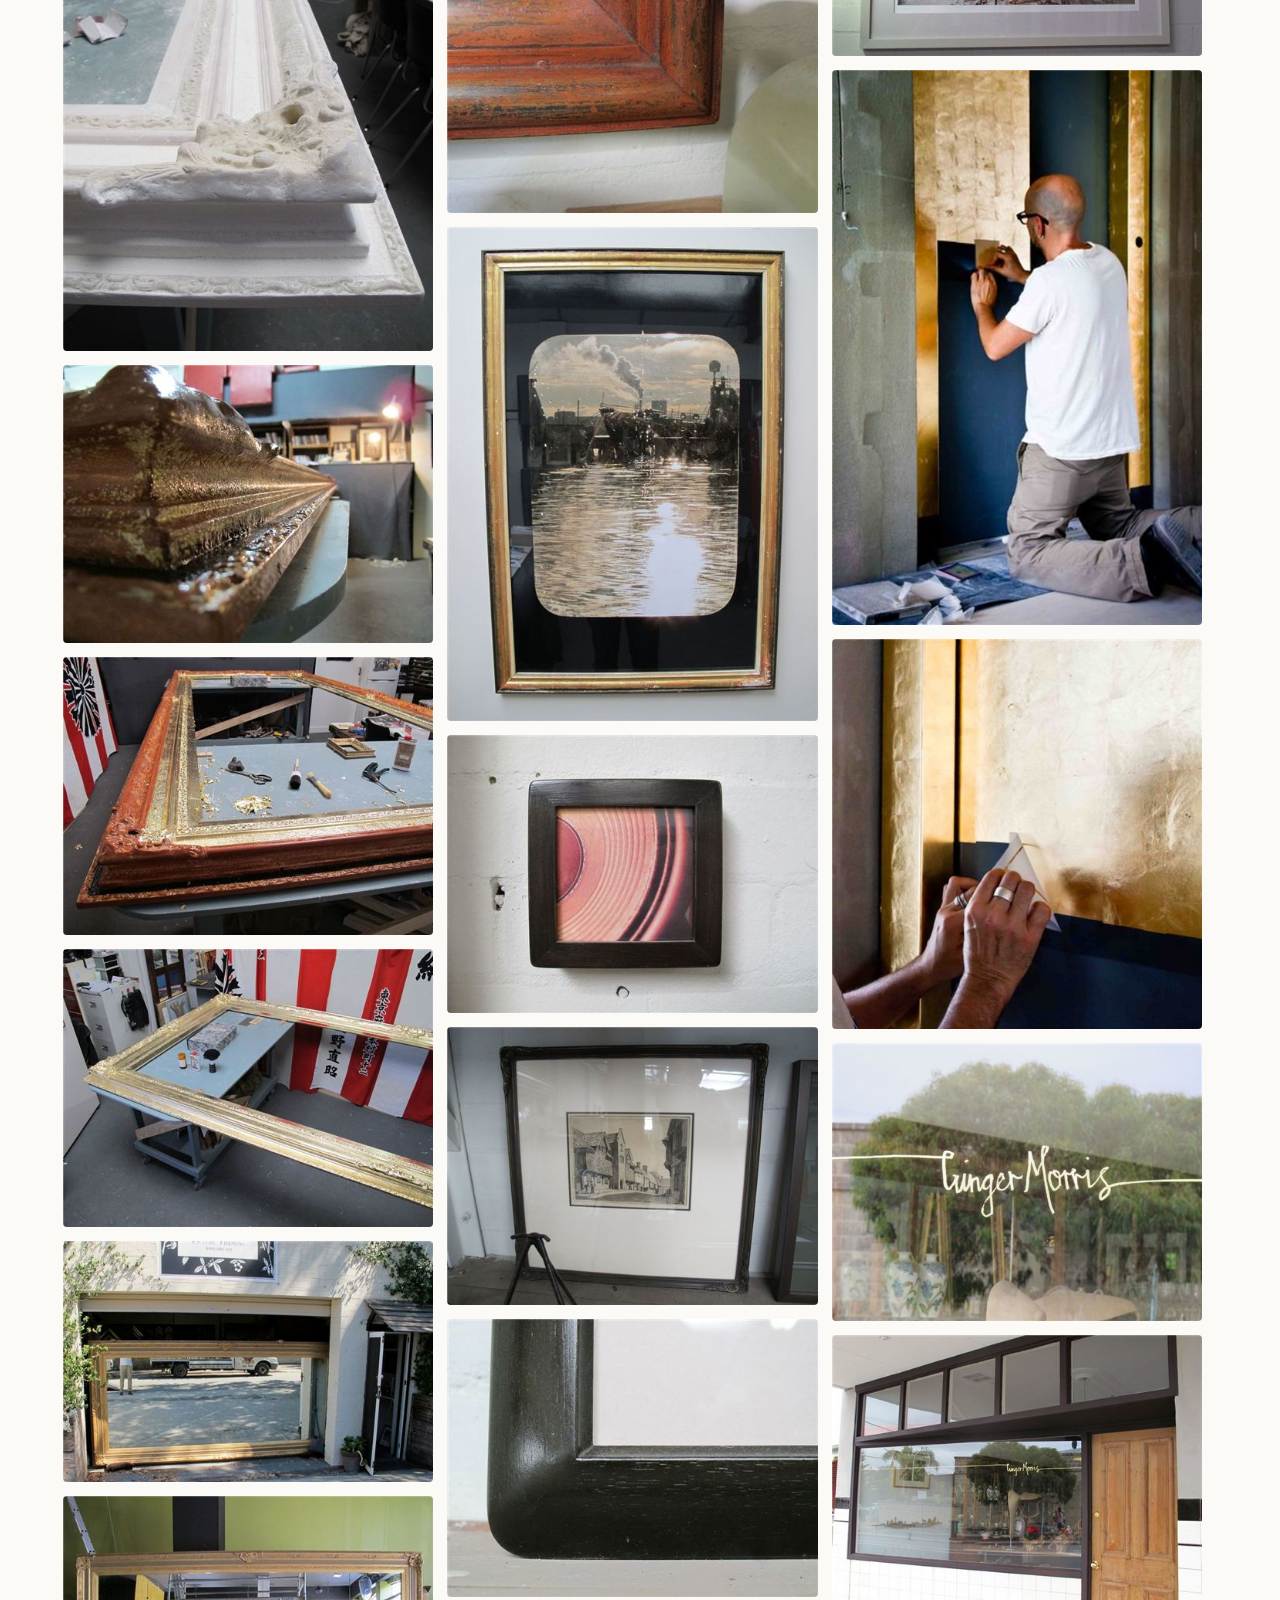
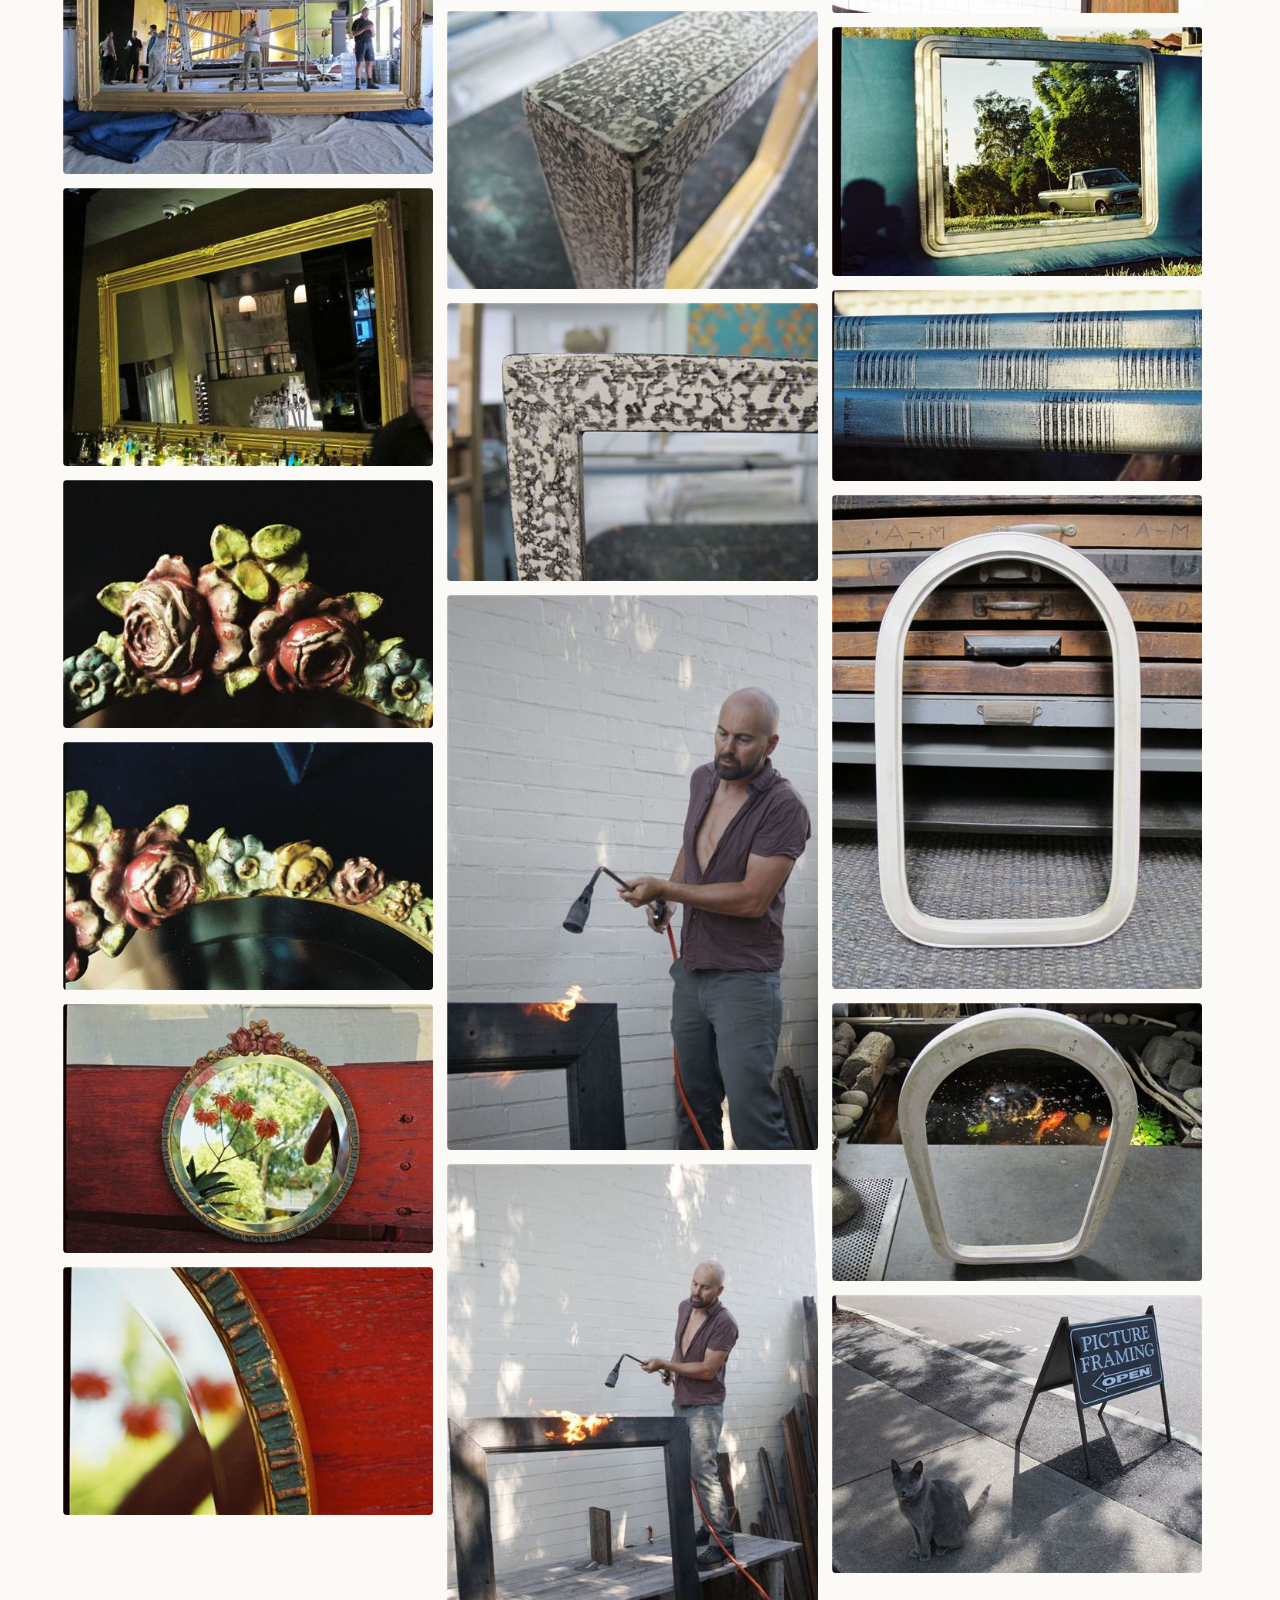
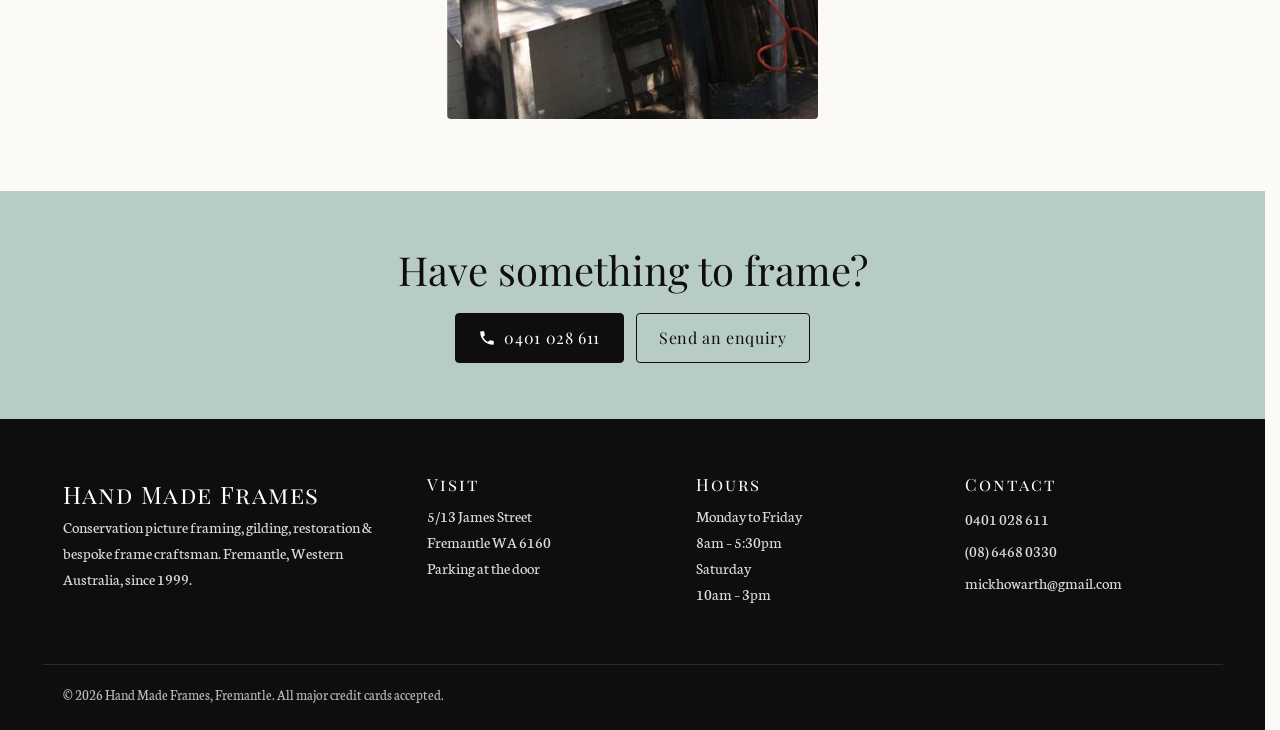
<file: gallery.html>
<!DOCTYPE html>
<html lang="en-AU">
<head>
  <meta charset="utf-8">
  <meta name="viewport" content="width=device-width, initial-scale=1">
  <meta name="robots" content="noindex">
  <title>Photos | Hand Made Frames, Fremantle</title>
  <meta name="description" content="Photos of bespoke frames, gilding, restoration and conservation framing by Hand Made Frames in Fremantle WA.">
  <meta name="theme-color" content="#b7ccc6">
  <meta name="color-scheme" content="light dark">
  <script>(function(){var d=document.documentElement,t=null;d.className+=" js";try{t=localStorage.getItem("hmf-theme")}catch(e){}if(t==="dark"||t==="light")d.setAttribute("data-theme",t)})();</script>
  <link rel="preconnect" href="https://fonts.googleapis.com">
  <link rel="preconnect" href="https://fonts.gstatic.com" crossorigin>
  <link href="https://fonts.googleapis.com/css2?family=Neuton:wght@400;700&family=Playfair+Display:ital@0;1&display=swap" rel="stylesheet">
  <link rel="stylesheet" href="css/style.css">
</head>
<body>
  <a class="skip-link" href="#main">Skip to content</a>
  <header class="site-header">
    <div class="container header-inner">
      <a class="brand" href="index.html">Hand Made Frames<small>Picture Framing &middot; Fremantle</small></a>
      <nav class="main-nav" id="main-nav" aria-label="Main">
        <ul>
          <li><a href="index.html">Home</a></li>
          <li><a href="services.html">Services</a></li>
          <li><a href="about.html">About Us</a></li>
          <li><a href="gallery.html" aria-current="page">Photos</a></li>
          <li><a href="location.html">Location</a></li>
          <li><a href="contact.html">Contact Us</a></li>
        </ul>
      </nav>
      <div class="header-actions">
        <a class="btn header-call" href="tel:+61401028611"><svg viewBox="0 0 24 24" fill="currentColor" aria-hidden="true"><path d="M6.6 10.8a15.1 15.1 0 0 0 6.6 6.6l2.2-2.2c.3-.3.7-.4 1-.2 1.1.4 2.3.6 3.6.6.6 0 1 .4 1 1V20c0 .6-.4 1-1 1A17 17 0 0 1 3 4c0-.6.4-1 1-1h3.5c.6 0 1 .4 1 1 0 1.3.2 2.5.6 3.6.1.3 0 .7-.2 1l-2.3 2.2z"/></svg><span>0401 028 611</span></a>
        <button class="theme-toggle" type="button" aria-label="Switch to dark mode" title="Toggle dark mode"><svg class="i-moon" viewBox="0 0 24 24" fill="currentColor" aria-hidden="true"><path d="M21 12.8A9 9 0 1 1 11.2 3a7 7 0 0 0 9.8 9.8z"/></svg><svg class="i-sun" viewBox="0 0 24 24" fill="none" stroke="currentColor" stroke-width="2" stroke-linecap="round" aria-hidden="true"><circle cx="12" cy="12" r="4.5"/><path d="M12 2v2M12 20v2M4.9 4.9l1.4 1.4M17.7 17.7l1.4 1.4M2 12h2M20 12h2M4.9 19.1l1.4-1.4M17.7 6.3l1.4-1.4"/></svg></button>
        <button class="nav-toggle" aria-controls="main-nav" aria-expanded="false" aria-label="Open menu"><span></span></button>
      </div>
    </div>
  </header>
  <main id="main">
    <section class="page-hero">
      <div class="container">
        <span class="eyebrow">Photos</span>
        <h1>Our work</h1>
        <p>Bespoke frames, gilding, restoration and conservation framing from the Fremantle workshop. Tap any photo to see it larger.</p>
      </div>
    </section>
    <section class="section">
      <div class="container">
        <div class="gallery">
          <a href="images/gallery/work-01.jpg" data-lightbox><img src="images/gallery/thumbs/work-01.jpg" width="480" height="1014" loading="lazy" alt="Framing work by Hand Made Frames, photo 1"></a>
          <a href="images/gallery/work-02.jpg" data-lightbox><img src="images/gallery/thumbs/work-02.jpg" width="480" height="720" loading="lazy" alt="Framing work by Hand Made Frames, photo 2"></a>
          <a href="images/gallery/work-03.jpg" data-lightbox><img src="images/gallery/thumbs/work-03.jpg" width="480" height="602" loading="lazy" alt="Framing work by Hand Made Frames, photo 3"></a>
          <a href="images/gallery/work-04.jpg" data-lightbox><img src="images/gallery/thumbs/work-04.jpg" width="480" height="320" loading="lazy" alt="Framing work by Hand Made Frames, photo 4"></a>
          <a href="images/gallery/work-05.jpg" data-lightbox><img src="images/gallery/thumbs/work-05.jpg" width="480" height="508" loading="lazy" alt="Framing work by Hand Made Frames, photo 5"></a>
          <a href="images/gallery/work-06.jpg" data-lightbox><img src="images/gallery/thumbs/work-06.jpg" width="480" height="320" loading="lazy" alt="Framing work by Hand Made Frames, photo 6"></a>
          <a href="images/gallery/work-07.jpg" data-lightbox><img src="images/gallery/thumbs/work-07.jpg" width="480" height="720" loading="lazy" alt="Framing work by Hand Made Frames, photo 7"></a>
          <a href="images/gallery/work-08.jpg" data-lightbox><img src="images/gallery/thumbs/work-08.jpg" width="480" height="360" loading="lazy" alt="Framing work by Hand Made Frames, photo 8"></a>
          <a href="images/gallery/work-09.jpg" data-lightbox><img src="images/gallery/thumbs/work-09.jpg" width="480" height="360" loading="lazy" alt="Framing work by Hand Made Frames, photo 9"></a>
          <a href="images/gallery/work-10.jpg" data-lightbox><img src="images/gallery/thumbs/work-10.jpg" width="480" height="360" loading="lazy" alt="Framing work by Hand Made Frames, photo 10"></a>
          <a href="images/gallery/work-11.jpg" data-lightbox><img src="images/gallery/thumbs/work-11.jpg" width="480" height="640" loading="lazy" alt="Framing work by Hand Made Frames, photo 11"></a>
          <a href="images/gallery/work-12.jpg" data-lightbox><img src="images/gallery/thumbs/work-12.jpg" width="480" height="360" loading="lazy" alt="Framing work by Hand Made Frames, photo 12"></a>
          <a href="images/gallery/work-13.jpg" data-lightbox><img src="images/gallery/thumbs/work-13.jpg" width="480" height="360" loading="lazy" alt="Framing work by Hand Made Frames, photo 13"></a>
          <a href="images/gallery/work-14.jpg" data-lightbox><img src="images/gallery/thumbs/work-14.jpg" width="480" height="360" loading="lazy" alt="Framing work by Hand Made Frames, photo 14"></a>
          <a href="images/gallery/work-15.jpg" data-lightbox><img src="images/gallery/thumbs/work-15.jpg" width="480" height="312" loading="lazy" alt="Framing work by Hand Made Frames, photo 15"></a>
          <a href="images/gallery/work-16.jpg" data-lightbox><img src="images/gallery/thumbs/work-16.jpg" width="480" height="360" loading="lazy" alt="Framing work by Hand Made Frames, photo 16"></a>
          <a href="images/gallery/work-17.jpg" data-lightbox><img src="images/gallery/thumbs/work-17.jpg" width="480" height="360" loading="lazy" alt="Framing work by Hand Made Frames, photo 17"></a>
          <a href="images/gallery/work-18.jpg" data-lightbox><img src="images/gallery/thumbs/work-18.jpg" width="480" height="322" loading="lazy" alt="Framing work by Hand Made Frames, photo 18"></a>
          <a href="images/gallery/work-19.jpg" data-lightbox><img src="images/gallery/thumbs/work-19.jpg" width="480" height="321" loading="lazy" alt="Framing work by Hand Made Frames, photo 19"></a>
          <a href="images/gallery/work-20.jpg" data-lightbox><img src="images/gallery/thumbs/work-20.jpg" width="480" height="322" loading="lazy" alt="Framing work by Hand Made Frames, photo 20"></a>
          <a href="images/gallery/work-21.jpg" data-lightbox><img src="images/gallery/thumbs/work-21.jpg" width="480" height="322" loading="lazy" alt="Framing work by Hand Made Frames, photo 21"></a>
          <a href="images/gallery/work-22.jpg" data-lightbox><img src="images/gallery/thumbs/work-22.jpg" width="480" height="322" loading="lazy" alt="Framing work by Hand Made Frames, photo 22"></a>
          <a href="images/gallery/work-23.jpg" data-lightbox><img src="images/gallery/thumbs/work-23.jpg" width="480" height="322" loading="lazy" alt="Framing work by Hand Made Frames, photo 23"></a>
          <a href="images/gallery/work-24.jpg" data-lightbox><img src="images/gallery/thumbs/work-24.jpg" width="480" height="404" loading="lazy" alt="Framing work by Hand Made Frames, photo 24"></a>
          <a href="images/gallery/work-25.jpg" data-lightbox><img src="images/gallery/thumbs/work-25.jpg" width="480" height="320" loading="lazy" alt="Framing work by Hand Made Frames, photo 25"></a>
          <a href="images/gallery/work-26.jpg" data-lightbox><img src="images/gallery/thumbs/work-26.jpg" width="480" height="618" loading="lazy" alt="Framing work by Hand Made Frames, photo 26"></a>
          <a href="images/gallery/work-27.jpg" data-lightbox><img src="images/gallery/thumbs/work-27.jpg" width="480" height="360" loading="lazy" alt="Framing work by Hand Made Frames, photo 27"></a>
          <a href="images/gallery/work-28.jpg" data-lightbox><img src="images/gallery/thumbs/work-28.jpg" width="480" height="360" loading="lazy" alt="Framing work by Hand Made Frames, photo 28"></a>
          <a href="images/gallery/work-29.jpg" data-lightbox><img src="images/gallery/thumbs/work-29.jpg" width="480" height="720" loading="lazy" alt="Framing work by Hand Made Frames, photo 29"></a>
          <a href="images/gallery/work-30.jpg" data-lightbox><img src="images/gallery/thumbs/work-30.jpg" width="480" height="720" loading="lazy" alt="Framing work by Hand Made Frames, photo 30"></a>
          <a href="images/gallery/work-31.jpg" data-lightbox><img src="images/gallery/thumbs/work-31.jpg" width="480" height="301" loading="lazy" alt="Framing work by Hand Made Frames, photo 31"></a>
          <a href="images/gallery/work-32.jpg" data-lightbox><img src="images/gallery/thumbs/work-32.jpg" width="480" height="640" loading="lazy" alt="Framing work by Hand Made Frames, photo 32"></a>
          <a href="images/gallery/work-33.jpg" data-lightbox><img src="images/gallery/thumbs/work-33.jpg" width="480" height="640" loading="lazy" alt="Framing work by Hand Made Frames, photo 33"></a>
          <a href="images/gallery/work-34.jpg" data-lightbox><img src="images/gallery/thumbs/work-34.jpg" width="480" height="640" loading="lazy" alt="Framing work by Hand Made Frames, photo 34"></a>
          <a href="images/gallery/work-35.jpg" data-lightbox><img src="images/gallery/thumbs/work-35.jpg" width="480" height="360" loading="lazy" alt="Framing work by Hand Made Frames, photo 35"></a>
          <a href="images/gallery/work-36.jpg" data-lightbox><img src="images/gallery/thumbs/work-36.jpg" width="480" height="360" loading="lazy" alt="Framing work by Hand Made Frames, photo 36"></a>
          <a href="images/gallery/work-37.jpg" data-lightbox><img src="images/gallery/thumbs/work-37.jpg" width="480" height="360" loading="lazy" alt="Framing work by Hand Made Frames, photo 37"></a>
          <a href="images/gallery/work-38.jpg" data-lightbox><img src="images/gallery/thumbs/work-38.jpg" width="480" height="360" loading="lazy" alt="Framing work by Hand Made Frames, photo 38"></a>
          <a href="images/gallery/work-39.jpg" data-lightbox><img src="images/gallery/thumbs/work-39.jpg" width="480" height="360" loading="lazy" alt="Framing work by Hand Made Frames, photo 39"></a>
          <a href="images/gallery/work-40.jpg" data-lightbox><img src="images/gallery/thumbs/work-40.jpg" width="480" height="719" loading="lazy" alt="Framing work by Hand Made Frames, photo 40"></a>
          <a href="images/gallery/work-41.jpg" data-lightbox><img src="images/gallery/thumbs/work-41.jpg" width="480" height="719" loading="lazy" alt="Framing work by Hand Made Frames, photo 41"></a>
          <a href="images/gallery/work-42.jpg" data-lightbox><img src="images/gallery/thumbs/work-42.jpg" width="480" height="640" loading="lazy" alt="Framing work by Hand Made Frames, photo 42"></a>
          <a href="images/gallery/work-43.jpg" data-lightbox><img src="images/gallery/thumbs/work-43.jpg" width="480" height="360" loading="lazy" alt="Framing work by Hand Made Frames, photo 43"></a>
          <a href="images/gallery/work-44.jpg" data-lightbox><img src="images/gallery/thumbs/work-44.jpg" width="480" height="640" loading="lazy" alt="Framing work by Hand Made Frames, photo 44"></a>
          <a href="images/gallery/work-45.jpg" data-lightbox><img src="images/gallery/thumbs/work-45.jpg" width="480" height="640" loading="lazy" alt="Framing work by Hand Made Frames, photo 45"></a>
          <a href="images/gallery/work-46.jpg" data-lightbox><img src="images/gallery/thumbs/work-46.jpg" width="480" height="640" loading="lazy" alt="Framing work by Hand Made Frames, photo 46"></a>
          <a href="images/gallery/work-47.jpg" data-lightbox><img src="images/gallery/thumbs/work-47.jpg" width="480" height="640" loading="lazy" alt="Framing work by Hand Made Frames, photo 47"></a>
          <a href="images/gallery/work-48.jpg" data-lightbox><img src="images/gallery/thumbs/work-48.jpg" width="480" height="640" loading="lazy" alt="Framing work by Hand Made Frames, photo 48"></a>
          <a href="images/gallery/work-49.jpg" data-lightbox><img src="images/gallery/thumbs/work-49.jpg" width="480" height="640" loading="lazy" alt="Framing work by Hand Made Frames, photo 49"></a>
          <a href="images/gallery/work-50.jpg" data-lightbox><img src="images/gallery/thumbs/work-50.jpg" width="480" height="360" loading="lazy" alt="Framing work by Hand Made Frames, photo 50"></a>
          <a href="images/gallery/work-51.jpg" data-lightbox><img src="images/gallery/thumbs/work-51.jpg" width="480" height="360" loading="lazy" alt="Framing work by Hand Made Frames, photo 51"></a>
          <a href="images/gallery/work-52.jpg" data-lightbox><img src="images/gallery/thumbs/work-52.jpg" width="480" height="719" loading="lazy" alt="Framing work by Hand Made Frames, photo 52"></a>
          <a href="images/gallery/work-53.jpg" data-lightbox><img src="images/gallery/thumbs/work-53.jpg" width="480" height="505" loading="lazy" alt="Framing work by Hand Made Frames, photo 53"></a>
          <a href="images/gallery/work-54.jpg" data-lightbox><img src="images/gallery/thumbs/work-54.jpg" width="480" height="360" loading="lazy" alt="Framing work by Hand Made Frames, photo 54"></a>
          <a href="images/gallery/work-55.jpg" data-lightbox><img src="images/gallery/thumbs/work-55.jpg" width="480" height="360" loading="lazy" alt="Framing work by Hand Made Frames, photo 55"></a>
          <a href="images/gallery/work-56.jpg" data-lightbox><img src="images/gallery/thumbs/work-56.jpg" width="480" height="322" loading="lazy" alt="Framing work by Hand Made Frames, photo 56"></a>
          <a href="images/gallery/work-57.jpg" data-lightbox><img src="images/gallery/thumbs/work-57.jpg" width="480" height="248" loading="lazy" alt="Framing work by Hand Made Frames, photo 57"></a>
          <a href="images/gallery/work-58.jpg" data-lightbox><img src="images/gallery/thumbs/work-58.jpg" width="480" height="640" loading="lazy" alt="Framing work by Hand Made Frames, photo 58"></a>
          <a href="images/gallery/work-59.jpg" data-lightbox><img src="images/gallery/thumbs/work-59.jpg" width="480" height="360" loading="lazy" alt="Framing work by Hand Made Frames, photo 59"></a>
          <a href="images/gallery/work-60.jpg" data-lightbox><img src="images/gallery/thumbs/work-60.jpg" width="480" height="360" loading="lazy" alt="Framing work by Hand Made Frames, photo 60"></a>
        </div>
      </div>
    </section>
    <section class="cta-band">
      <div class="container">
        <h2>Have something to frame?</h2>
        <div class="btn-row">
          <a class="btn" href="tel:+61401028611"><svg viewBox="0 0 24 24" fill="currentColor" aria-hidden="true"><path d="M6.6 10.8a15.1 15.1 0 0 0 6.6 6.6l2.2-2.2c.3-.3.7-.4 1-.2 1.1.4 2.3.6 3.6.6.6 0 1 .4 1 1V20c0 .6-.4 1-1 1A17 17 0 0 1 3 4c0-.6.4-1 1-1h3.5c.6 0 1 .4 1 1 0 1.3.2 2.5.6 3.6.1.3 0 .7-.2 1l-2.3 2.2z"/></svg> 0401 028 611</a>
          <a class="btn btn-outline" href="contact.html">Send an enquiry</a>
        </div>
      </div>
    </section>
  </main>
  <footer class="site-footer">
    <div class="container footer-grid">
      <div>
        <div class="footer-brand">Hand Made Frames</div>
        <p>Conservation picture framing, gilding, restoration &amp; bespoke frame craftsman. Fremantle, Western Australia, since 1999.</p>
      </div>
      <div>
        <h3>Visit</h3>
        <p>5/13 James Street<br>Fremantle WA 6160<br><a href="location.html">Parking at the door</a></p>
      </div>
      <div>
        <h3>Hours</h3>
        <p>Monday to Friday<br>8am &ndash; 5:30pm<br>Saturday<br>10am &ndash; 3pm</p>
      </div>
      <div>
        <h3>Contact</h3>
        <ul>
          <li><a href="tel:+61401028611">0401 028 611</a></li>
          <li><a href="tel:+61864680330">(08) 6468 0330</a></li>
          <li><a href="mailto:mickhowarth@gmail.com">mickhowarth@gmail.com</a></li>
        </ul>
      </div>
    </div>
    <div class="container footer-bottom">&copy; <span id="year">2026</span> Hand Made Frames, Fremantle. All major credit cards accepted.</div>
  </footer>
  <div class="call-bar">
    <a class="primary" href="tel:+61401028611"><svg viewBox="0 0 24 24" fill="currentColor" aria-hidden="true"><path d="M6.6 10.8a15.1 15.1 0 0 0 6.6 6.6l2.2-2.2c.3-.3.7-.4 1-.2 1.1.4 2.3.6 3.6.6.6 0 1 .4 1 1V20c0 .6-.4 1-1 1A17 17 0 0 1 3 4c0-.6.4-1 1-1h3.5c.6 0 1 .4 1 1 0 1.3.2 2.5.6 3.6.1.3 0 .7-.2 1l-2.3 2.2z"/></svg> Call Mick</a>
    <a href="location.html"><svg viewBox="0 0 24 24" fill="currentColor" aria-hidden="true"><path d="M12 2a7 7 0 0 0-7 7c0 5.2 7 13 7 13s7-7.8 7-13a7 7 0 0 0-7-7zm0 9.5A2.5 2.5 0 1 1 12 6.5a2.5 2.5 0 0 1 0 5z"/></svg> Find us</a>
  </div>
  <script src="js/main.js"></script>
</body>
</html>
</file>
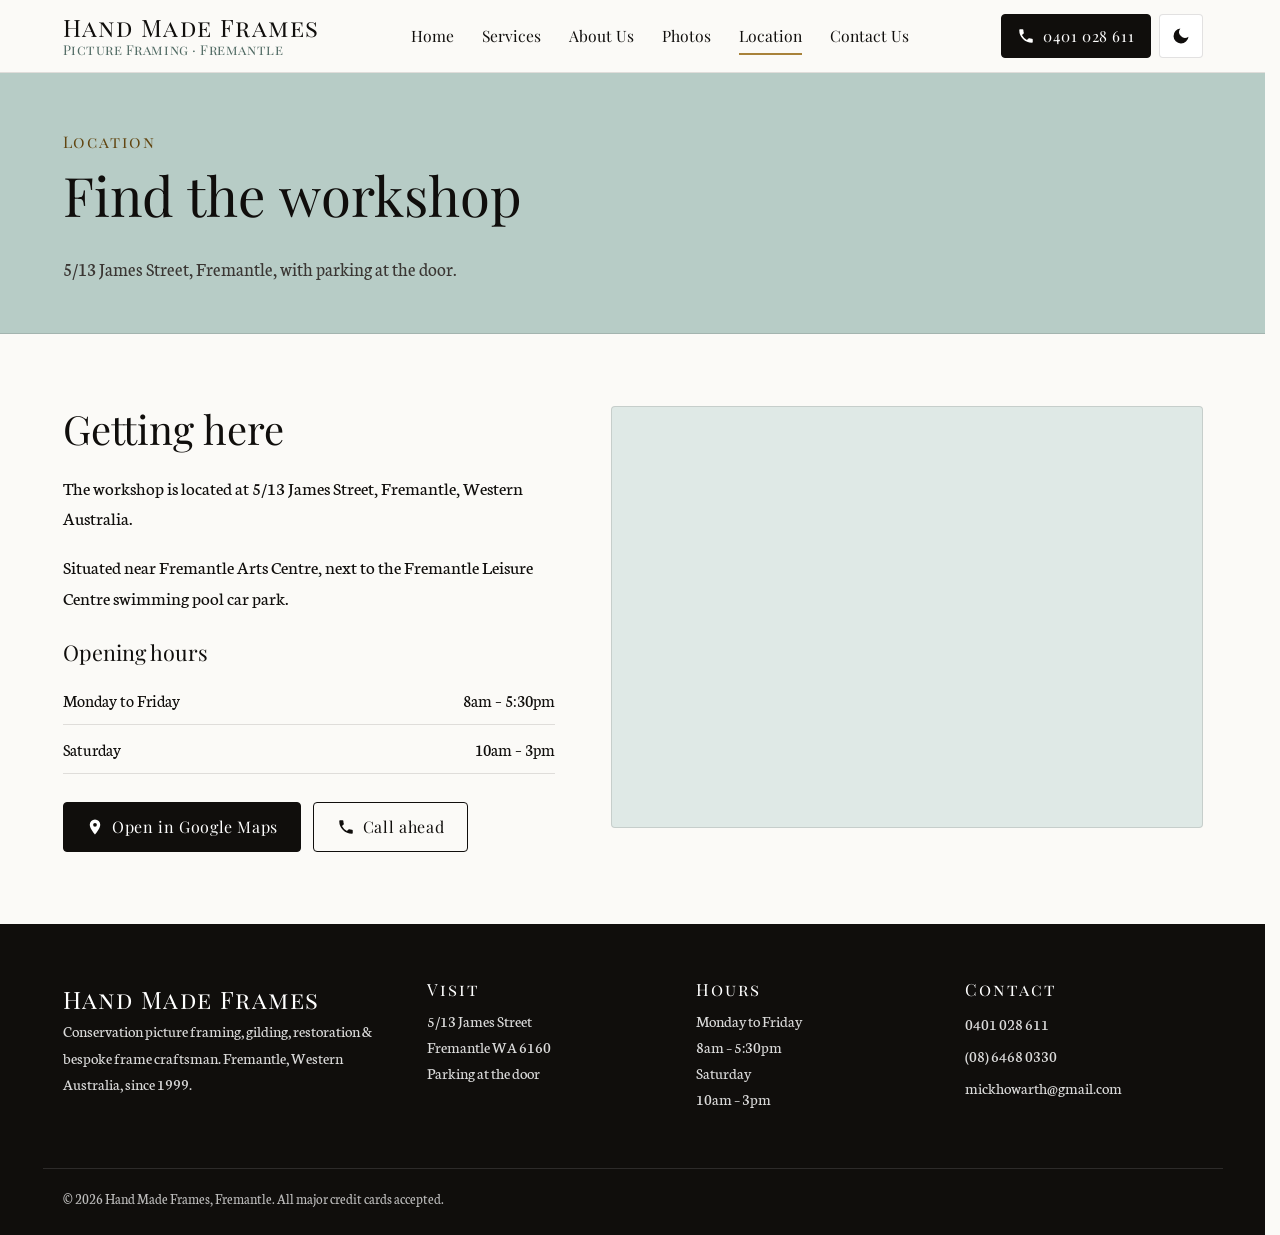
<file: location.html>
<!DOCTYPE html>
<html lang="en-AU">
<head>
  <meta charset="utf-8">
  <meta name="viewport" content="width=device-width, initial-scale=1">
  <meta name="robots" content="noindex">
  <title>Location | Hand Made Frames, Fremantle</title>
  <meta name="description" content="Hand Made Frames workshop: 5/13 James Street, Fremantle WA 6160, near Fremantle Arts Centre, next to the Fremantle Leisure Centre swimming pool car park. Parking at the door.">
  <meta name="theme-color" content="#b7ccc6">
  <meta name="color-scheme" content="light dark">
  <script>(function(){var d=document.documentElement,t=null;d.className+=" js";try{t=localStorage.getItem("hmf-theme")}catch(e){}if(t==="dark"||t==="light")d.setAttribute("data-theme",t)})();</script>
  <link rel="preconnect" href="https://fonts.googleapis.com">
  <link rel="preconnect" href="https://fonts.gstatic.com" crossorigin>
  <link href="https://fonts.googleapis.com/css2?family=Neuton:wght@400;700&family=Playfair+Display:ital@0;1&display=swap" rel="stylesheet">
  <link rel="stylesheet" href="css/style.css">
</head>
<body>
  <a class="skip-link" href="#main">Skip to content</a>
  <header class="site-header">
    <div class="container header-inner">
      <a class="brand" href="index.html">Hand Made Frames<small>Picture Framing &middot; Fremantle</small></a>
      <nav class="main-nav" id="main-nav" aria-label="Main">
        <ul>
          <li><a href="index.html">Home</a></li>
          <li><a href="services.html">Services</a></li>
          <li><a href="about.html">About Us</a></li>
          <li><a href="gallery.html">Photos</a></li>
          <li><a href="location.html" aria-current="page">Location</a></li>
          <li><a href="contact.html">Contact Us</a></li>
        </ul>
      </nav>
      <div class="header-actions">
        <a class="btn header-call" href="tel:+61401028611"><svg viewBox="0 0 24 24" fill="currentColor" aria-hidden="true"><path d="M6.6 10.8a15.1 15.1 0 0 0 6.6 6.6l2.2-2.2c.3-.3.7-.4 1-.2 1.1.4 2.3.6 3.6.6.6 0 1 .4 1 1V20c0 .6-.4 1-1 1A17 17 0 0 1 3 4c0-.6.4-1 1-1h3.5c.6 0 1 .4 1 1 0 1.3.2 2.5.6 3.6.1.3 0 .7-.2 1l-2.3 2.2z"/></svg><span>0401 028 611</span></a>
        <button class="theme-toggle" type="button" aria-label="Switch to dark mode" title="Toggle dark mode"><svg class="i-moon" viewBox="0 0 24 24" fill="currentColor" aria-hidden="true"><path d="M21 12.8A9 9 0 1 1 11.2 3a7 7 0 0 0 9.8 9.8z"/></svg><svg class="i-sun" viewBox="0 0 24 24" fill="none" stroke="currentColor" stroke-width="2" stroke-linecap="round" aria-hidden="true"><circle cx="12" cy="12" r="4.5"/><path d="M12 2v2M12 20v2M4.9 4.9l1.4 1.4M17.7 17.7l1.4 1.4M2 12h2M20 12h2M4.9 19.1l1.4-1.4M17.7 6.3l1.4-1.4"/></svg></button>
        <button class="nav-toggle" aria-controls="main-nav" aria-expanded="false" aria-label="Open menu"><span></span></button>
      </div>
    </div>
  </header>
  <main id="main">
    <section class="page-hero">
      <div class="container">
        <span class="eyebrow">Location</span>
        <h1>Find the workshop</h1>
        <p>5/13 James Street, Fremantle, with parking at the door.</p>
      </div>
    </section>
    <section class="section">
      <div class="container contact-grid">
        <div>
          <h2>Getting here</h2>
          <p>The workshop is located at 5/13 James Street, Fremantle, Western Australia.</p>
          <p>Situated near Fremantle Arts Centre, next to the Fremantle Leisure Centre swimming pool car park.</p>
          <h3 style="margin-top:28px">Opening hours</h3>
          <table class="hours">
            <tr><th>Monday to Friday</th><td>8am &ndash; 5:30pm</td></tr>
            <tr><th>Saturday</th><td>10am &ndash; 3pm</td></tr>
          </table>
          <div class="btn-row" style="margin-top:28px">
            <a class="btn" href="https://www.google.com/maps/place/Hand+Made+Frames/@-32.0470782,115.7504815,585m/data=!3m1!1e3!4m5!3m4!1s0x2a32a1597f209eb9:0x11a35360a49e833e!8m2!3d-32.0470782!4d115.7526702" target="_blank" rel="noopener"><svg viewBox="0 0 24 24" fill="currentColor" aria-hidden="true"><path d="M12 2a7 7 0 0 0-7 7c0 5.2 7 13 7 13s7-7.8 7-13a7 7 0 0 0-7-7zm0 9.5A2.5 2.5 0 1 1 12 6.5a2.5 2.5 0 0 1 0 5z"/></svg> Open in Google Maps</a>
            <a class="btn btn-outline" href="tel:+61401028611"><svg viewBox="0 0 24 24" fill="currentColor" aria-hidden="true"><path d="M6.6 10.8a15.1 15.1 0 0 0 6.6 6.6l2.2-2.2c.3-.3.7-.4 1-.2 1.1.4 2.3.6 3.6.6.6 0 1 .4 1 1V20c0 .6-.4 1-1 1A17 17 0 0 1 3 4c0-.6.4-1 1-1h3.5c.6 0 1 .4 1 1 0 1.3.2 2.5.6 3.6.1.3 0 .7-.2 1l-2.3 2.2z"/></svg> Call ahead</a>
          </div>
        </div>
        <div class="map-wrap">
          <iframe title="Map showing Hand Made Frames, 5/13 James Street, Fremantle" src="https://www.google.com/maps/embed?pb=!1m18!1m12!1m3!1d2546.43438051871!2d115.7504815146207!3d-32.04707818119849!2m3!1f0!2f0!3f0!3m2!1i1024!2i768!4f13.1!3m3!1m2!1s0x2a32a1597f209eb9%3A0x11a35360a49e833e!2sHand+Made+Frames!5e1!3m2!1sen!2sau!4v1558712930275!5m2!1sen!2sau" loading="lazy" referrerpolicy="no-referrer-when-downgrade" allowfullscreen></iframe>
        </div>
      </div>
    </section>
  </main>
  <footer class="site-footer">
    <div class="container footer-grid">
      <div>
        <div class="footer-brand">Hand Made Frames</div>
        <p>Conservation picture framing, gilding, restoration &amp; bespoke frame craftsman. Fremantle, Western Australia, since 1999.</p>
      </div>
      <div>
        <h3>Visit</h3>
        <p>5/13 James Street<br>Fremantle WA 6160<br><a href="location.html">Parking at the door</a></p>
      </div>
      <div>
        <h3>Hours</h3>
        <p>Monday to Friday<br>8am &ndash; 5:30pm<br>Saturday<br>10am &ndash; 3pm</p>
      </div>
      <div>
        <h3>Contact</h3>
        <ul>
          <li><a href="tel:+61401028611">0401 028 611</a></li>
          <li><a href="tel:+61864680330">(08) 6468 0330</a></li>
          <li><a href="mailto:mickhowarth@gmail.com">mickhowarth@gmail.com</a></li>
        </ul>
      </div>
    </div>
    <div class="container footer-bottom">&copy; <span id="year">2026</span> Hand Made Frames, Fremantle. All major credit cards accepted.</div>
  </footer>
  <div class="call-bar">
    <a class="primary" href="tel:+61401028611"><svg viewBox="0 0 24 24" fill="currentColor" aria-hidden="true"><path d="M6.6 10.8a15.1 15.1 0 0 0 6.6 6.6l2.2-2.2c.3-.3.7-.4 1-.2 1.1.4 2.3.6 3.6.6.6 0 1 .4 1 1V20c0 .6-.4 1-1 1A17 17 0 0 1 3 4c0-.6.4-1 1-1h3.5c.6 0 1 .4 1 1 0 1.3.2 2.5.6 3.6.1.3 0 .7-.2 1l-2.3 2.2z"/></svg> Call Mick</a>
    <a href="location.html"><svg viewBox="0 0 24 24" fill="currentColor" aria-hidden="true"><path d="M12 2a7 7 0 0 0-7 7c0 5.2 7 13 7 13s7-7.8 7-13a7 7 0 0 0-7-7zm0 9.5A2.5 2.5 0 1 1 12 6.5a2.5 2.5 0 0 1 0 5z"/></svg> Find us</a>
  </div>
  <script src="js/main.js"></script>
</body>
</html>
</file>
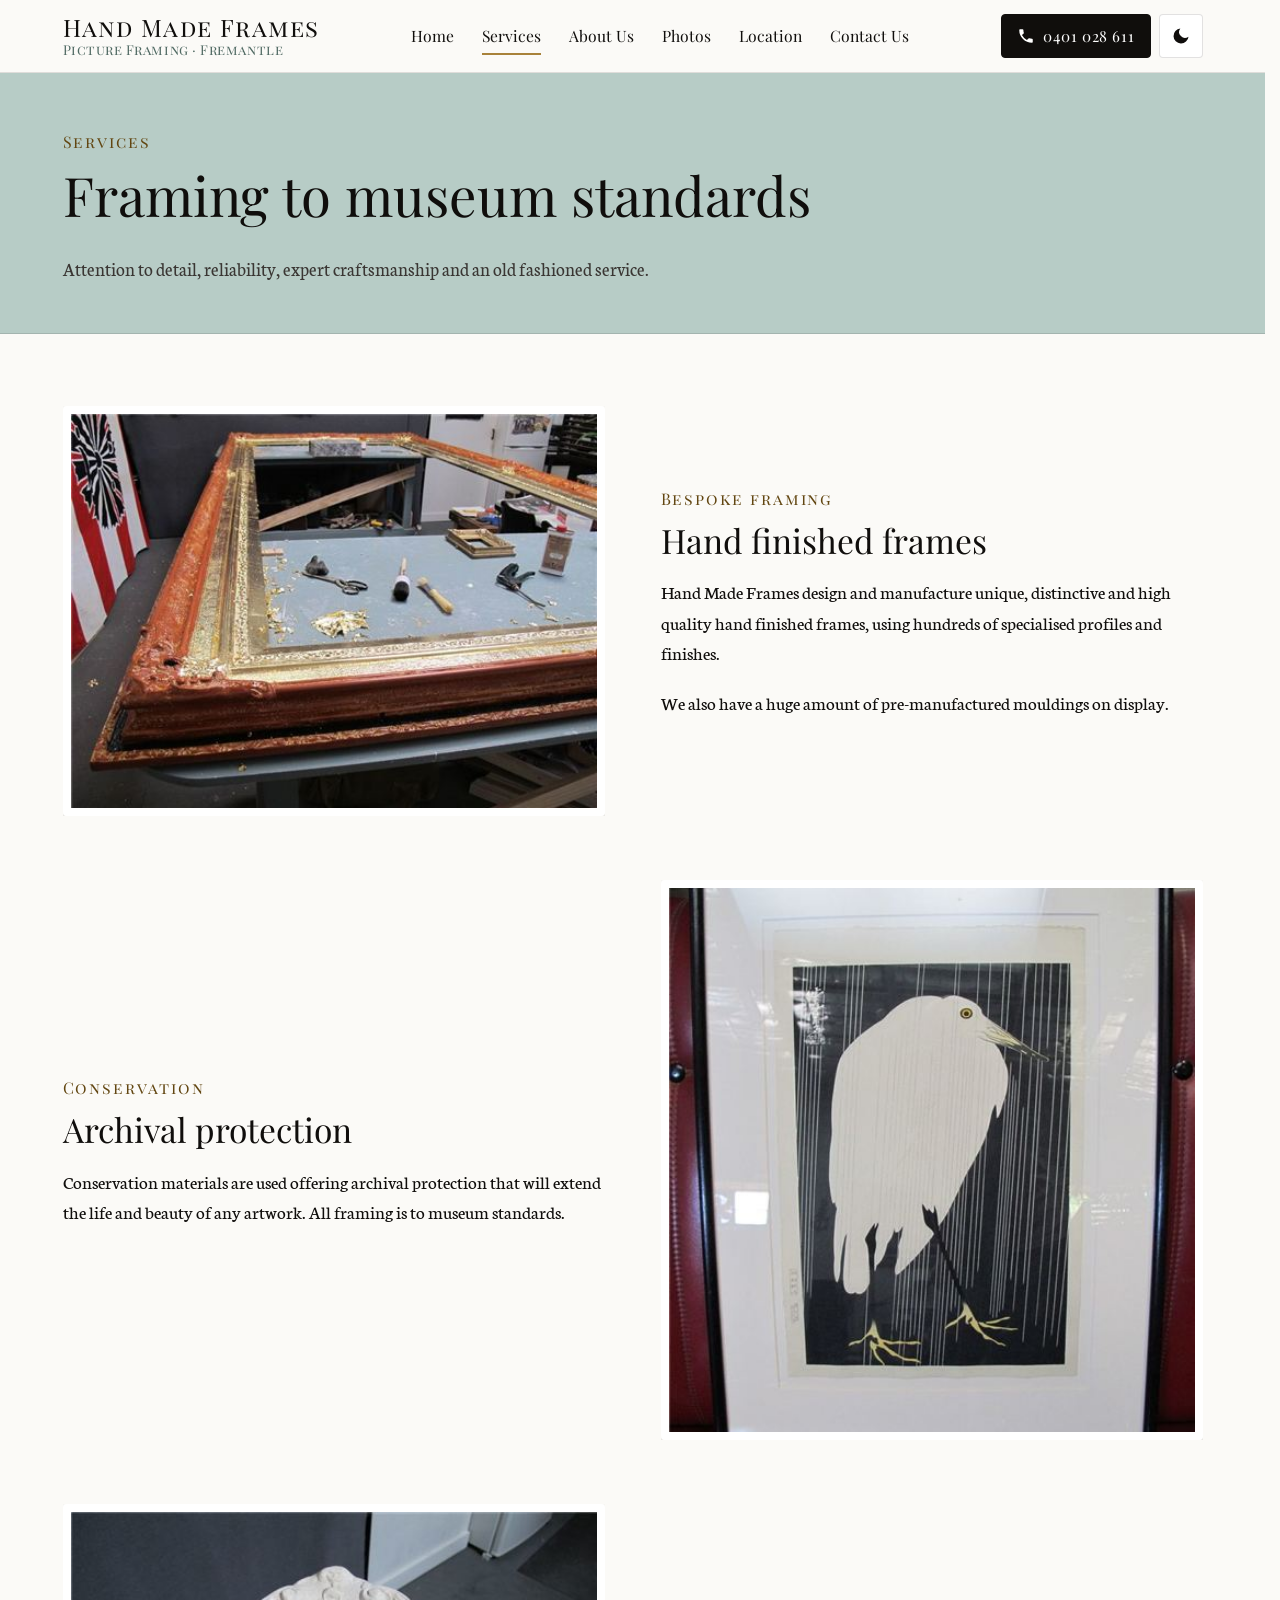
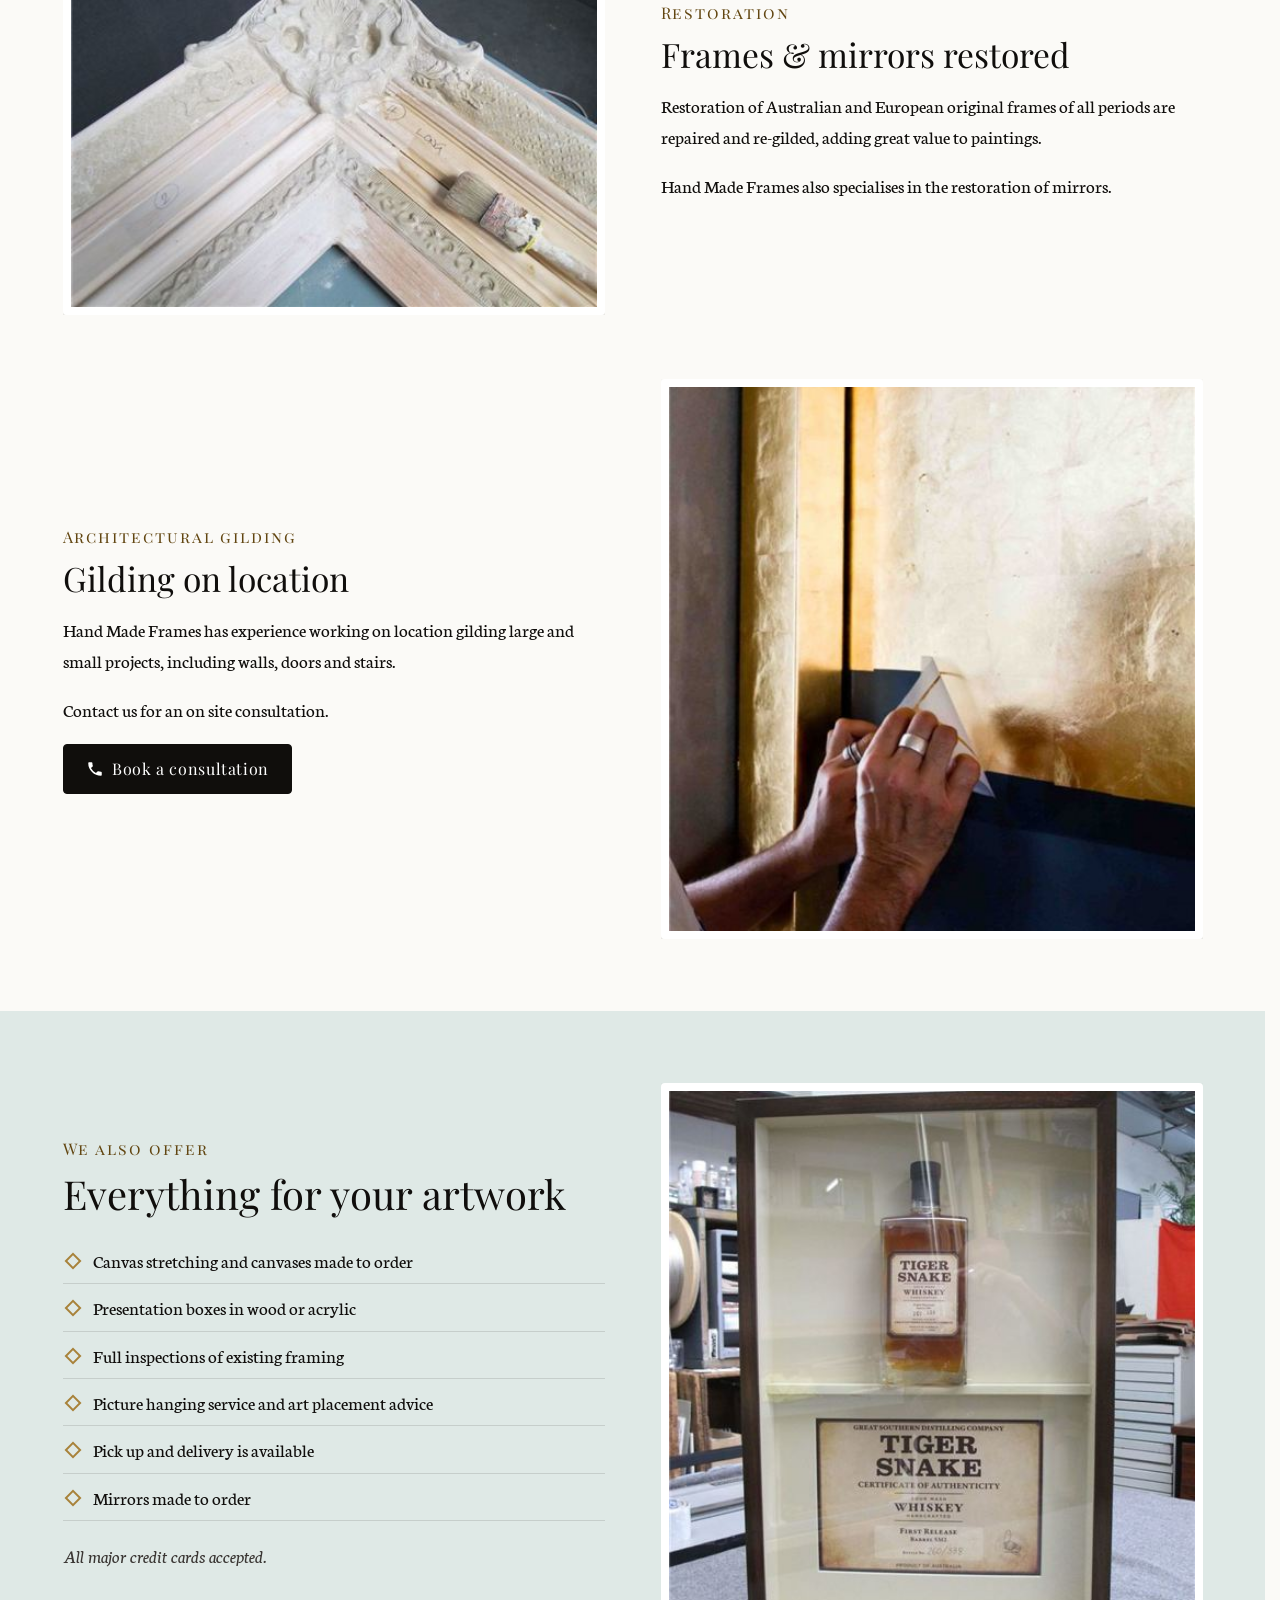
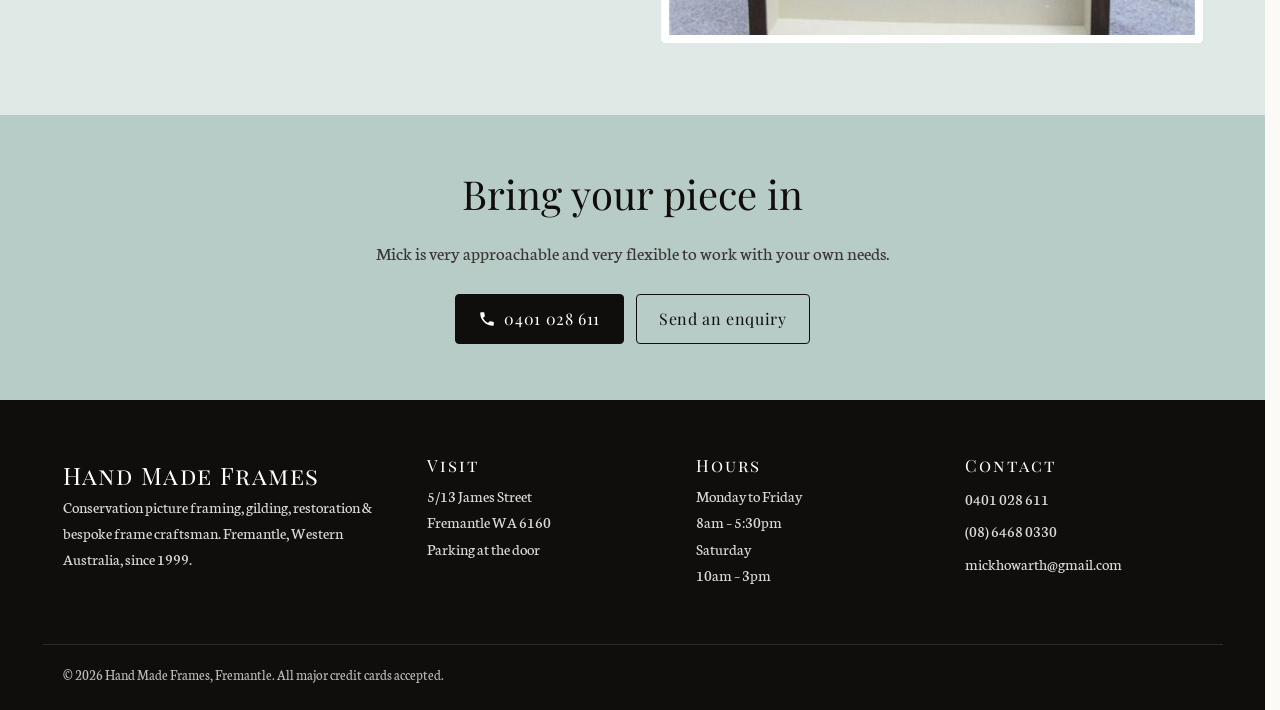
<file: services.html>
<!DOCTYPE html>
<html lang="en-AU">
<head>
  <meta charset="utf-8">
  <meta name="viewport" content="width=device-width, initial-scale=1">
  <meta name="robots" content="noindex">
  <title>Services | Hand Made Frames, Fremantle</title>
  <meta name="description" content="Bespoke and conservation picture framing, frame restoration and re-gilding, mirror restoration, architectural gilding, canvas stretching, presentation boxes and picture hanging in Fremantle WA.">
  <meta name="theme-color" content="#b7ccc6">
  <meta name="color-scheme" content="light dark">
  <script>(function(){var d=document.documentElement,t=null;d.className+=" js";try{t=localStorage.getItem("hmf-theme")}catch(e){}if(t==="dark"||t==="light")d.setAttribute("data-theme",t)})();</script>
  <link rel="preconnect" href="https://fonts.googleapis.com">
  <link rel="preconnect" href="https://fonts.gstatic.com" crossorigin>
  <link href="https://fonts.googleapis.com/css2?family=Neuton:wght@400;700&family=Playfair+Display:ital@0;1&display=swap" rel="stylesheet">
  <link rel="stylesheet" href="css/style.css">
</head>
<body>
  <a class="skip-link" href="#main">Skip to content</a>
  <header class="site-header">
    <div class="container header-inner">
      <a class="brand" href="index.html">Hand Made Frames<small>Picture Framing &middot; Fremantle</small></a>
      <nav class="main-nav" id="main-nav" aria-label="Main">
        <ul>
          <li><a href="index.html">Home</a></li>
          <li><a href="services.html" aria-current="page">Services</a></li>
          <li><a href="about.html">About Us</a></li>
          <li><a href="gallery.html">Photos</a></li>
          <li><a href="location.html">Location</a></li>
          <li><a href="contact.html">Contact Us</a></li>
        </ul>
      </nav>
      <div class="header-actions">
        <a class="btn header-call" href="tel:+61401028611"><svg viewBox="0 0 24 24" fill="currentColor" aria-hidden="true"><path d="M6.6 10.8a15.1 15.1 0 0 0 6.6 6.6l2.2-2.2c.3-.3.7-.4 1-.2 1.1.4 2.3.6 3.6.6.6 0 1 .4 1 1V20c0 .6-.4 1-1 1A17 17 0 0 1 3 4c0-.6.4-1 1-1h3.5c.6 0 1 .4 1 1 0 1.3.2 2.5.6 3.6.1.3 0 .7-.2 1l-2.3 2.2z"/></svg><span>0401 028 611</span></a>
        <button class="theme-toggle" type="button" aria-label="Switch to dark mode" title="Toggle dark mode"><svg class="i-moon" viewBox="0 0 24 24" fill="currentColor" aria-hidden="true"><path d="M21 12.8A9 9 0 1 1 11.2 3a7 7 0 0 0 9.8 9.8z"/></svg><svg class="i-sun" viewBox="0 0 24 24" fill="none" stroke="currentColor" stroke-width="2" stroke-linecap="round" aria-hidden="true"><circle cx="12" cy="12" r="4.5"/><path d="M12 2v2M12 20v2M4.9 4.9l1.4 1.4M17.7 17.7l1.4 1.4M2 12h2M20 12h2M4.9 19.1l1.4-1.4M17.7 6.3l1.4-1.4"/></svg></button>
        <button class="nav-toggle" aria-controls="main-nav" aria-expanded="false" aria-label="Open menu"><span></span></button>
      </div>
    </div>
  </header>
  <main id="main">
    <section class="page-hero">
      <div class="container">
        <span class="eyebrow">Services</span>
        <h1>Framing to museum standards</h1>
        <p>Attention to detail, reliability, expert craftsmanship and an old fashioned service.</p>
      </div>
    </section>

    <section class="section">
      <div class="container service-list">
        <div class="split service-item">
          <div class="split-media framed"><img src="images/gallery/thumbs/work-13.jpg" loading="lazy" width="480" height="360" alt="Frame mouldings on the workshop bench"></div>
          <div>
            <span class="eyebrow">Bespoke framing</span>
            <h2>Hand finished frames</h2>
            <p>Hand Made Frames design and manufacture unique, distinctive and high quality hand finished frames, using hundreds of specialised profiles and finishes.</p>
            <p>We also have a huge amount of pre-manufactured mouldings on display.</p>
          </div>
        </div>

        <div class="split reverse service-item">
          <div class="split-media framed"><img src="images/gallery/thumbs/work-49.jpg" loading="lazy" width="480" height="640" alt="Print framed with a white conservation mat"></div>
          <div>
            <span class="eyebrow">Conservation</span>
            <h2>Archival protection</h2>
            <p>Conservation materials are used offering archival protection that will extend the life and beauty of any artwork. All framing is to museum standards.</p>
          </div>
        </div>

        <div class="split service-item">
          <div class="split-media framed"><img src="images/gallery/thumbs/work-10.jpg" loading="lazy" width="480" height="360" alt="Restored ornate white and gilt frame corner"></div>
          <div>
            <span class="eyebrow">Restoration</span>
            <h2>Frames &amp; mirrors restored</h2>
            <p>Restoration of Australian and European original frames of all periods are repaired and re-gilded, adding great value to paintings.</p>
            <p>Hand Made Frames also specialises in the restoration of mirrors.</p>
          </div>
        </div>

        <div class="split reverse service-item">
          <div class="split-media framed"><img src="images/gallery/thumbs/work-53.jpg" loading="lazy" width="480" height="505" alt="Gilding work being applied by hand"></div>
          <div>
            <span class="eyebrow">Architectural gilding</span>
            <h2>Gilding on location</h2>
            <p>Hand Made Frames has experience working on location gilding large and small projects, including walls, doors and stairs.</p>
            <p>Contact us for an on site consultation.</p>
            <a class="btn" href="tel:+61401028611"><svg viewBox="0 0 24 24" fill="currentColor" aria-hidden="true"><path d="M6.6 10.8a15.1 15.1 0 0 0 6.6 6.6l2.2-2.2c.3-.3.7-.4 1-.2 1.1.4 2.3.6 3.6.6.6 0 1 .4 1 1V20c0 .6-.4 1-1 1A17 17 0 0 1 3 4c0-.6.4-1 1-1h3.5c.6 0 1 .4 1 1 0 1.3.2 2.5.6 3.6.1.3 0 .7-.2 1l-2.3 2.2z"/></svg> Book a consultation</a>
          </div>
        </div>
      </div>
    </section>

    <section class="section section-alt">
      <div class="container split">
        <div>
          <span class="eyebrow">We also offer</span>
          <h2>Everything for your artwork</h2>
          <ul class="tick-list">
            <li>Canvas stretching and canvases made to order</li>
            <li>Presentation boxes in wood or acrylic</li>
            <li>Full inspections of existing framing</li>
            <li>Picture hanging service and art placement advice</li>
            <li>Pick up and delivery is available</li>
            <li>Mirrors made to order</li>
          </ul>
          <p class="cards-accepted">All major credit cards accepted.</p>
        </div>
        <div class="split-media framed"><img src="images/gallery/thumbs/work-44.jpg" loading="lazy" width="480" height="640" alt="Object framed in a shadow box"></div>
      </div>
    </section>

    <section class="cta-band">
      <div class="container">
        <h2>Bring your piece in</h2>
        <p>Mick is very approachable and very flexible to work with your own needs.</p>
        <div class="btn-row">
          <a class="btn" href="tel:+61401028611"><svg viewBox="0 0 24 24" fill="currentColor" aria-hidden="true"><path d="M6.6 10.8a15.1 15.1 0 0 0 6.6 6.6l2.2-2.2c.3-.3.7-.4 1-.2 1.1.4 2.3.6 3.6.6.6 0 1 .4 1 1V20c0 .6-.4 1-1 1A17 17 0 0 1 3 4c0-.6.4-1 1-1h3.5c.6 0 1 .4 1 1 0 1.3.2 2.5.6 3.6.1.3 0 .7-.2 1l-2.3 2.2z"/></svg> 0401 028 611</a>
          <a class="btn btn-outline" href="contact.html">Send an enquiry</a>
        </div>
      </div>
    </section>
  </main>
  <footer class="site-footer">
    <div class="container footer-grid">
      <div>
        <div class="footer-brand">Hand Made Frames</div>
        <p>Conservation picture framing, gilding, restoration &amp; bespoke frame craftsman. Fremantle, Western Australia, since 1999.</p>
      </div>
      <div>
        <h3>Visit</h3>
        <p>5/13 James Street<br>Fremantle WA 6160<br><a href="location.html">Parking at the door</a></p>
      </div>
      <div>
        <h3>Hours</h3>
        <p>Monday to Friday<br>8am &ndash; 5:30pm<br>Saturday<br>10am &ndash; 3pm</p>
      </div>
      <div>
        <h3>Contact</h3>
        <ul>
          <li><a href="tel:+61401028611">0401 028 611</a></li>
          <li><a href="tel:+61864680330">(08) 6468 0330</a></li>
          <li><a href="mailto:mickhowarth@gmail.com">mickhowarth@gmail.com</a></li>
        </ul>
      </div>
    </div>
    <div class="container footer-bottom">&copy; <span id="year">2026</span> Hand Made Frames, Fremantle. All major credit cards accepted.</div>
  </footer>
  <div class="call-bar">
    <a class="primary" href="tel:+61401028611"><svg viewBox="0 0 24 24" fill="currentColor" aria-hidden="true"><path d="M6.6 10.8a15.1 15.1 0 0 0 6.6 6.6l2.2-2.2c.3-.3.7-.4 1-.2 1.1.4 2.3.6 3.6.6.6 0 1 .4 1 1V20c0 .6-.4 1-1 1A17 17 0 0 1 3 4c0-.6.4-1 1-1h3.5c.6 0 1 .4 1 1 0 1.3.2 2.5.6 3.6.1.3 0 .7-.2 1l-2.3 2.2z"/></svg> Call Mick</a>
    <a href="location.html"><svg viewBox="0 0 24 24" fill="currentColor" aria-hidden="true"><path d="M12 2a7 7 0 0 0-7 7c0 5.2 7 13 7 13s7-7.8 7-13a7 7 0 0 0-7-7zm0 9.5A2.5 2.5 0 1 1 12 6.5a2.5 2.5 0 0 1 0 5z"/></svg> Find us</a>
  </div>
  <script src="js/main.js"></script>
</body>
</html>
</file>
<file: css/style.css>
/* Hand Made Frames — rebuild stylesheet
   Brand: sage green, ink black and white from the original site, plus a gilt accent. */

:root {
  --sage: #b7ccc6;
  --sage-light: #dfe9e6;
  --sage-dark: #5f7a73;
  --ink: #100e0c;
  --ink-soft: #3a3633;
  --paper: #fbfaf7;
  --white: #ffffff;
  --gilt: #a8823a;
  --gilt-dark: #8a6a2c;
  --line: rgba(16, 14, 12, 0.12);
  --line-strong: rgba(16, 14, 12, 0.25);
  --text: #100e0c;
  --surface: #ffffff;
  --btn-bg: #100e0c;
  --btn-text: #ffffff;
  --on-gilt: #ffffff;
  --sage-on-dark: #b7ccc6;  /* sage used on the always-dark bands */
  --header-bg: rgba(251, 250, 247, 0.85);
  --shadow: rgba(16, 14, 12, 0.18);
  --ease: cubic-bezier(0.22, 0.61, 0.36, 1);
  --radius: 4px;
  --max: 1180px;
  --serif-display: "Playfair Display", Georgia, "Times New Roman", serif;
  --serif-body: "Neuton", Georgia, "Times New Roman", serif;
  --header-h: 72px;
  color-scheme: light;
}

/* Dark theme: used when the visitor picks it, or when the system is dark and they haven't chosen */
:root[data-theme="dark"] {
  --sage: #243330;
  --sage-light: #1b2421;
  --sage-dark: #9fbab2;
  --ink: #0a0908;
  --ink-soft: #c8c1b6;
  --paper: #141210;
  --surface: #1e1b18;
  --text: #ece7de;
  --gilt: #c39a4a;
  --gilt-dark: #d6b06a;
  --line: rgba(255, 255, 255, 0.12);
  --line-strong: rgba(255, 255, 255, 0.25);
  --btn-bg: #b7ccc6;
  --btn-text: #100e0c;
  --on-gilt: #100e0c;
  --header-bg: rgba(20, 18, 16, 0.85);
  --shadow: rgba(0, 0, 0, 0.5);
  color-scheme: dark;
}
@media (prefers-color-scheme: dark) {
  :root:not([data-theme="light"]) {
    --sage: #243330;
    --sage-light: #1b2421;
    --sage-dark: #9fbab2;
    --ink: #0a0908;
    --ink-soft: #c8c1b6;
    --paper: #141210;
    --surface: #1e1b18;
    --text: #ece7de;
    --gilt: #c39a4a;
    --gilt-dark: #d6b06a;
    --line: rgba(255, 255, 255, 0.12);
    --line-strong: rgba(255, 255, 255, 0.25);
    --btn-bg: #b7ccc6;
    --btn-text: #100e0c;
    --on-gilt: #100e0c;
    --header-bg: rgba(20, 18, 16, 0.85);
    --shadow: rgba(0, 0, 0, 0.5);
    color-scheme: dark;
  }
}

*, *::before, *::after { box-sizing: border-box; }

html { -webkit-text-size-adjust: 100%; scroll-behavior: smooth; }

body {
  margin: 0;
  background: var(--paper);
  color: var(--text);
  font-family: var(--serif-body);
  font-size: 1.1875rem; /* 19px */
  line-height: 1.6;
  overflow-x: hidden;
}

img { max-width: 100%; height: auto; display: block; }

a { color: var(--gilt-dark); }
a:hover { color: var(--text); }

h1, h2, h3 {
  font-family: var(--serif-display);
  font-weight: 400;
  line-height: 1.15;
  margin: 0 0 0.5em;
}
h1 { font-size: clamp(2.1rem, 5vw, 3.4rem); }
h2 { font-size: clamp(1.7rem, 3.6vw, 2.5rem); }
h3 { font-size: 1.35rem; }

p { margin: 0 0 1em; }

.container { width: 100%; max-width: var(--max); margin: 0 auto; padding: 0 20px; }

.skip-link {
  position: absolute; left: -9999px; top: 0;
  background: var(--ink); color: var(--white); padding: 10px 16px; z-index: 100;
}
.skip-link:focus { left: 10px; top: 10px; }

.eyebrow {
  font-family: var(--serif-display);
  font-variant: small-caps;
  letter-spacing: 0.12em;
  font-size: 1rem;
  color: var(--gilt-dark);
  margin-bottom: 0.6em;
  display: block;
}

/* ---------- Buttons ---------- */
.btn {
  display: inline-flex; align-items: center; justify-content: center; gap: 0.5em;
  min-height: 48px;
  padding: 0.7em 1.4em;
  font-family: var(--serif-display);
  font-size: 1rem;
  letter-spacing: 0.04em;
  text-decoration: none;
  border: 1px solid var(--btn-bg);
  border-radius: var(--radius);
  background: var(--btn-bg);
  color: var(--btn-text);
  cursor: pointer;
  transition: background 0.2s var(--ease), color 0.2s var(--ease), border-color 0.2s var(--ease), transform 0.2s var(--ease), box-shadow 0.2s var(--ease);
}
.btn:hover { background: var(--gilt-dark); border-color: var(--gilt-dark); color: var(--on-gilt); }
.btn-outline { background: transparent; color: var(--text); }
.btn-outline:hover { background: var(--btn-bg); color: var(--btn-text); border-color: var(--btn-bg); }
.btn-gilt { background: var(--gilt); border-color: var(--gilt); }
.btn svg { width: 18px; height: 18px; flex: none; }
.btn-row { display: flex; flex-wrap: wrap; gap: 12px; }

/* ---------- Header ---------- */
.site-header {
  position: sticky; top: 0; z-index: 50;
  background: var(--paper);
  border-bottom: 1px solid var(--line);
}
.header-inner {
  display: flex; align-items: center; justify-content: space-between;
  height: var(--header-h); gap: 16px;
}
.brand {
  font-family: var(--serif-display);
  font-variant: small-caps;
  font-size: 1.5rem;
  letter-spacing: 0.06em;
  color: var(--text);
  text-decoration: none;
  line-height: 1;
  white-space: nowrap;
}
.brand small {
  display: block;
  font-size: 0.62rem;
  letter-spacing: 0.22em;
  color: var(--sage-dark);
  margin-top: 4px;
}
.brand:hover { color: var(--text); }

.main-nav ul { list-style: none; margin: 0; padding: 0; display: flex; gap: 4px; }
.main-nav a {
  display: block;
  padding: 10px 12px;
  font-family: var(--serif-display);
  font-size: 0.98rem;
  color: var(--text);
  text-decoration: none;
  border-bottom: 2px solid transparent;
}
.main-nav a:hover { color: var(--gilt-dark); }
.main-nav a[aria-current="page"] { border-bottom-color: var(--gilt); }

.header-actions { display: flex; align-items: center; gap: 8px; }
.header-call { min-height: 42px; padding: 0.5em 1em; font-size: 0.95rem; }

.nav-toggle {
  display: none;
  width: 46px; height: 46px;
  border: 1px solid var(--line); border-radius: var(--radius);
  background: var(--surface);
  cursor: pointer;
  align-items: center; justify-content: center;
}
.nav-toggle span, .nav-toggle span::before, .nav-toggle span::after {
  display: block; width: 22px; height: 2px; background: var(--text);
  position: relative; transition: transform 0.25s, background 0.25s;
}
.nav-toggle span::before, .nav-toggle span::after { content: ""; position: absolute; left: 0; }
.nav-toggle span::before { top: -7px; }
.nav-toggle span::after { top: 7px; }
.nav-open .nav-toggle span { background: transparent; }
.nav-open .nav-toggle span::before { transform: translateY(7px) rotate(45deg); }
.nav-open .nav-toggle span::after { transform: translateY(-7px) rotate(-45deg); }

@media (max-width: 960px) {
  .nav-toggle { display: inline-flex; }
  .header-call .label-long { display: none; }
  .main-nav {
    position: fixed; top: var(--header-h); left: 0; right: 0; bottom: 0;
    background: var(--paper);
    padding: 12px 20px 40px;
    overflow-y: auto;
    opacity: 0;
    visibility: hidden;
    transform: translateY(-8px);
    transition: opacity 0.25s ease, transform 0.25s ease, visibility 0.25s;
  }
  .nav-open .main-nav { opacity: 1; transform: none; visibility: visible; }
  .main-nav ul { flex-direction: column; gap: 0; }
  .main-nav a {
    font-size: 1.4rem; padding: 16px 4px;
    border-bottom: 1px solid var(--line);
  }
  .main-nav a[aria-current="page"] { color: var(--gilt-dark); border-bottom-color: var(--line); }
  body.nav-open { overflow: hidden; }
}
@media (max-width: 420px) {
  .brand { font-size: 1.25rem; }
  .brand small { font-size: 0.56rem; }
}

/* ---------- Hero (home) ---------- */
.hero {
  background: var(--sage);
  padding: 56px 0 64px;
}
.hero-grid {
  display: grid;
  grid-template-columns: 1.05fr 1fr;
  gap: 48px;
  align-items: center;
}
.hero-logo {
  box-shadow: 0 18px 40px var(--shadow);
  border: 10px solid var(--white);
}
.hero-text p.lead { font-size: 1.25rem; color: var(--ink-soft); }
.hero-text .services-line {
  font-family: var(--serif-display);
  font-style: italic;
  font-size: 1.1rem;
  color: var(--ink-soft);
  margin-bottom: 1.4em;
}
@media (max-width: 860px) {
  .hero { padding: 32px 0 44px; }
  .hero-grid { grid-template-columns: minmax(0, 1fr); gap: 28px; }
  .hero-logo { border-width: 6px; width: 100%; max-width: min(100%, 560px); margin: 0 auto; }
}

/* ---------- Page header (inner pages) ---------- */
.page-hero {
  background: var(--sage);
  padding: 56px 0 48px;
  border-bottom: 1px solid var(--line);
}
.page-hero p { max-width: 640px; font-size: 1.2rem; color: var(--ink-soft); margin: 0; }
@media (max-width: 600px) { .page-hero { padding: 36px 0 30px; } }

/* ---------- Sections ---------- */
.section { padding: 72px 0; }
.section-alt { background: var(--sage-light); }
.section-dark { background: var(--ink); color: var(--white); }
.section-dark .eyebrow { color: var(--sage-on-dark); }
.section-head { max-width: 680px; margin-bottom: 36px; }
.section-head.center { text-align: center; margin-left: auto; margin-right: auto; }
@media (max-width: 600px) { .section { padding: 48px 0; } }

/* Info bar under hero */
.info-bar { background: var(--ink); color: var(--white); }
.info-bar .container {
  display: grid; grid-template-columns: repeat(3, 1fr); gap: 0;
}
.info-item { padding: 22px 20px; border-left: 1px solid rgba(255,255,255,0.15); }
.info-item:first-child { border-left: 0; }
.info-item h3 {
  font-size: 0.9rem; font-variant: small-caps; letter-spacing: 0.14em;
  color: var(--sage-on-dark); margin: 0 0 6px;
}
.info-item p { margin: 0; font-size: 1.05rem; line-height: 1.5; }
.info-item a { color: var(--white); text-decoration: none; }
.info-item a:hover { color: var(--sage-on-dark); }
@media (max-width: 760px) {
  .info-bar .container { grid-template-columns: minmax(0, 1fr); padding: 0; }
  .info-item { border-left: 0; border-top: 1px solid rgba(255,255,255,0.15); }
  .info-item:first-child { border-top: 0; }
}

/* Service cards */
.cards {
  display: grid;
  grid-template-columns: repeat(auto-fit, minmax(250px, 1fr));
  gap: 24px;
}
.card {
  background: var(--surface);
  border: 1px solid var(--line);
  border-radius: var(--radius);
  overflow: hidden;
  display: flex; flex-direction: column;
}
.card img { width: 100%; aspect-ratio: 4 / 3; object-fit: cover; }
.card-body { padding: 20px 22px 24px; }
.card-body h3 { margin-bottom: 0.4em; }
.card-body p { margin: 0; color: var(--ink-soft); font-size: 1.05rem; }

/* Split feature */
.split {
  display: grid; grid-template-columns: repeat(2, minmax(0, 1fr)); gap: 56px; align-items: center;
}
.split.reverse .split-media { order: 2; }
.split-media img { width: 100%; max-height: 560px; object-fit: cover; border-radius: var(--radius); }
@media (max-width: 860px) { .split-media img { max-height: 440px; } }
.split-media.framed img { border: 8px solid var(--surface); box-shadow: 0 12px 30px var(--shadow); }
@media (max-width: 860px) {
  .split { grid-template-columns: minmax(0, 1fr); gap: 28px; }
  .split.reverse .split-media { order: 0; }
}

/* Service detail list */
.service-list { display: grid; gap: 64px; }
.service-item h2 { font-size: clamp(1.6rem, 3vw, 2.1rem); }
.tick-list { list-style: none; padding: 0; margin: 0 0 1em; }
.tick-list li { padding: 8px 0 8px 30px; position: relative; border-bottom: 1px solid var(--line); }
.tick-list li::before {
  content: ""; position: absolute; left: 4px; top: 18px;
  width: 12px; height: 12px; border: 2px solid var(--gilt); transform: rotate(45deg);
}
.cards-accepted { font-style: italic; color: var(--ink-soft); }

/* Gallery teaser + full gallery */
.photo-strip {
  display: grid; grid-template-columns: repeat(4, 1fr); gap: 10px;
}
.photo-strip a { display: block; overflow: hidden; border-radius: var(--radius); }
.photo-strip img { width: 100%; aspect-ratio: 1 / 1; object-fit: cover; transition: transform 0.4s var(--ease); }
.photo-strip a:hover img { transform: scale(1.05); }
@media (max-width: 760px) { .photo-strip { grid-template-columns: repeat(2, 1fr); } }

.gallery {
  columns: 3 300px;
  column-gap: 14px;
}
.gallery a {
  display: block;
  margin: 0 0 14px;
  break-inside: avoid;
  border-radius: var(--radius);
  overflow: hidden;
  background: var(--sage-light);
  cursor: zoom-in;
}
.gallery img { width: 100%; transition: transform 0.4s var(--ease); }
.gallery a:hover img { transform: scale(1.03); }
@media (max-width: 640px) {
  .gallery { columns: 2; column-gap: 8px; }
  .gallery a { margin-bottom: 8px; }
}

/* Lightbox */
.lightbox {
  position: fixed; inset: 0; z-index: 200;
  background: rgba(16, 14, 12, 0.94);
  display: none; align-items: center; justify-content: center;
  padding: 56px 12px;
}
.lightbox.open { display: flex; }
.lightbox img { max-width: 100%; max-height: 100%; object-fit: contain; box-shadow: 0 10px 40px rgba(0,0,0,0.5); }
.lb-btn {
  position: absolute; background: rgba(255,255,255,0.1); color: var(--white);
  border: 0; width: 52px; height: 52px; border-radius: 50%;
  font-size: 1.8rem; line-height: 1; cursor: pointer;
  display: flex; align-items: center; justify-content: center;
}
.lb-btn:hover { background: rgba(255,255,255,0.25); }
.lb-close { top: 10px; right: 10px; }
.lb-prev { left: 10px; top: 50%; transform: translateY(-50%); }
.lb-next { right: 10px; top: 50%; transform: translateY(-50%); }
.lb-count {
  position: absolute; bottom: 14px; left: 0; right: 0; text-align: center;
  color: rgba(255,255,255,0.7); font-size: 0.95rem;
}
@media (max-width: 640px) {
  .lb-prev, .lb-next { top: auto; bottom: 6px; transform: none; }
}

/* Quote-style highlight (their own words, not a testimonial) */
.highlight {
  font-family: var(--serif-display);
  font-style: italic;
  font-size: clamp(1.4rem, 3vw, 1.9rem);
  line-height: 1.35;
  border-left: 3px solid var(--gilt);
  padding-left: 24px;
  margin: 0;
}

/* Hours table */
.hours { width: 100%; border-collapse: collapse; font-size: 1.1rem; }
.hours th, .hours td { padding: 10px 0; border-bottom: 1px solid var(--line); text-align: left; vertical-align: top; }
.hours th { font-weight: 400; width: 45%; }
.hours td { text-align: right; }

/* Contact */
.contact-grid { display: grid; grid-template-columns: 1fr 1.2fr; gap: 56px; align-items: start; }
@media (max-width: 860px) { .contact-grid { grid-template-columns: minmax(0, 1fr); gap: 40px; } }
.details { list-style: none; padding: 0; margin: 0 0 28px; }
.details li { padding: 14px 0; border-bottom: 1px solid var(--line); display: grid; grid-template-columns: 90px minmax(0, 1fr); gap: 12px; }
.details .k { font-variant: small-caps; letter-spacing: 0.1em; color: var(--sage-dark); font-family: var(--serif-display); }
.details a { color: var(--text); text-decoration-color: var(--gilt); overflow-wrap: anywhere; }

.form { background: var(--surface); border: 1px solid var(--line); border-radius: var(--radius); padding: 28px; }
.form-row { display: grid; grid-template-columns: repeat(2, minmax(0, 1fr)); gap: 16px; }
@media (max-width: 560px) { .form-row { grid-template-columns: minmax(0, 1fr); } .form { padding: 20px; } }
.field { margin-bottom: 16px; }
.field label { display: block; font-family: var(--serif-display); font-size: 0.95rem; margin-bottom: 6px; }
.field input, .field textarea {
  width: 100%;
  font: inherit; font-size: 1rem;
  padding: 12px 14px;
  border: 1px solid var(--line-strong);
  border-radius: var(--radius);
  background: var(--paper);
  color: var(--text);
}
.field input:focus, .field textarea:focus { outline: 2px solid var(--gilt); outline-offset: 1px; border-color: var(--gilt); }
.field textarea { min-height: 160px; resize: vertical; }
.form-note { font-size: 0.95rem; color: var(--ink-soft); margin-top: 12px; }

/* Map */
.map-wrap { position: relative; border-radius: var(--radius); overflow: hidden; border: 1px solid var(--line); background: var(--sage-light); }
.map-wrap iframe { display: block; width: 100%; height: 420px; border: 0; }
@media (max-width: 600px) { .map-wrap iframe { height: 320px; } }

/* CTA band */
.cta-band { background: var(--sage); padding: 56px 0; text-align: center; }
.cta-band .btn-row { justify-content: center; }
.cta-band p { max-width: 620px; margin: 0 auto 1.4em; color: var(--ink-soft); }

/* ---------- Footer ---------- */
.site-footer { background: var(--ink); color: rgba(255,255,255,0.85); padding: 56px 0 24px; font-size: 1.02rem; }
.footer-grid { display: grid; grid-template-columns: 1.4fr 1fr 1fr 1fr; gap: 32px; }
.site-footer h3 { color: var(--white); font-size: 1.05rem; font-variant: small-caps; letter-spacing: 0.12em; }
.site-footer a { color: rgba(255,255,255,0.85); text-decoration: none; }
.site-footer a:hover { color: var(--sage-on-dark); }
.site-footer ul { list-style: none; padding: 0; margin: 0; }
.site-footer li { padding: 3px 0; }
.footer-brand { font-family: var(--serif-display); font-variant: small-caps; font-size: 1.5rem; color: var(--white); letter-spacing: 0.06em; }
.footer-bottom { border-top: 1px solid rgba(255,255,255,0.12); margin-top: 40px; padding-top: 18px; font-size: 0.9rem; color: rgba(255,255,255,0.55); }
@media (max-width: 860px) { .footer-grid { grid-template-columns: repeat(2, minmax(0, 1fr)); } }
@media (max-width: 520px) { .footer-grid { grid-template-columns: minmax(0, 1fr); } }

/* ---------- Mobile tap-to-call bar ---------- */
.call-bar { display: none; }
@media (max-width: 760px) {
  .call-bar {
    display: grid; grid-template-columns: repeat(2, minmax(0, 1fr));
    position: fixed; left: 0; right: 0; bottom: 0; z-index: 60;
    background: var(--ink);
    box-shadow: 0 -4px 16px rgba(0,0,0,0.2);
    padding-bottom: env(safe-area-inset-bottom);
  }
  .call-bar a {
    display: flex; align-items: center; justify-content: center; gap: 8px;
    min-height: 56px; color: var(--white); text-decoration: none;
    font-family: var(--serif-display); font-size: 1.05rem;
  }
  .call-bar a + a { border-left: 1px solid rgba(255,255,255,0.2); }
  .call-bar a.primary { background: var(--gilt); }
  .call-bar svg { width: 20px; height: 20px; }
  body { padding-bottom: 56px; }
  .header-call { display: none; }
}

/* Utility */
.mt-0 { margin-top: 0; }
.muted { color: var(--ink-soft); }
.center { text-align: center; }
.visually-hidden { position: absolute; width: 1px; height: 1px; overflow: hidden; clip: rect(0 0 0 0); white-space: nowrap; }

/* =========================================================
   Polish: theme toggle, motion, header on scroll, focus, back to top
   ========================================================= */
html { scroll-padding-top: calc(var(--header-h) + 12px); scrollbar-gutter: stable; }
body { transition: background-color 0.3s var(--ease), color 0.3s var(--ease); }

/* Sticky header: shadow + blur once scrolled. The blur sits on a pseudo-element so the
   fixed mobile menu inside the header still positions against the viewport. */
.site-header { isolation: isolate; transition: box-shadow 0.3s var(--ease), border-color 0.3s var(--ease), background-color 0.3s var(--ease); }
.site-header::before {
  content: ""; position: absolute; inset: 0; z-index: -1;
  background: var(--header-bg);
  -webkit-backdrop-filter: blur(10px); backdrop-filter: blur(10px);
  opacity: 0; transition: opacity 0.3s var(--ease);
}
.site-header.scrolled { background: transparent; border-bottom-color: transparent; box-shadow: 0 6px 24px var(--shadow); }
.site-header.scrolled::before { opacity: 1; }
body.nav-open .site-header { background: var(--paper); }

/* Theme toggle */
.theme-toggle {
  width: 46px; height: 46px; flex: none;
  display: inline-flex; align-items: center; justify-content: center;
  border: 1px solid var(--line); border-radius: var(--radius);
  background: var(--surface); color: var(--text); cursor: pointer;
  transition: background 0.2s var(--ease), border-color 0.2s var(--ease), transform 0.2s var(--ease);
}
.theme-toggle:hover { border-color: var(--gilt); }
.theme-toggle:active { transform: scale(0.94); }
.theme-toggle svg { width: 20px; height: 20px; }
.theme-toggle .i-sun { display: none; }
:root[data-theme="dark"] .theme-toggle .i-sun { display: block; }
:root[data-theme="dark"] .theme-toggle .i-moon { display: none; }
@media (prefers-color-scheme: dark) {
  :root:not([data-theme="light"]) .theme-toggle .i-sun { display: block; }
  :root:not([data-theme="light"]) .theme-toggle .i-moon { display: none; }
}
@media (max-width: 420px) { .theme-toggle, .nav-toggle { width: 42px; height: 42px; } .header-actions { gap: 6px; } }
.nav-toggle { background: var(--surface); transition: border-color 0.2s var(--ease); }
.nav-toggle:hover { border-color: var(--gilt); }

/* Hover states */
.btn:hover { transform: translateY(-1px); box-shadow: 0 6px 16px var(--shadow); }
.btn:active { transform: translateY(0); box-shadow: none; }
@media (min-width: 961px) {
  .main-nav a { position: relative; border-bottom: 0; transition: color 0.2s var(--ease); }
  .main-nav a::after {
    content: ""; position: absolute; left: 12px; right: 12px; bottom: 4px; height: 2px;
    background: var(--gilt); transform: scaleX(0); transform-origin: left;
    transition: transform 0.25s var(--ease);
  }
  .main-nav a:hover::after, .main-nav a[aria-current="page"]::after { transform: scaleX(1); }
}
.card { transition: transform 0.25s var(--ease), box-shadow 0.25s var(--ease), border-color 0.25s var(--ease); }
.card:hover { transform: translateY(-4px); box-shadow: 0 14px 30px var(--shadow); }
.card img { transition: transform 0.4s var(--ease); }
.card:hover img { transform: scale(1.04); }
.split-media { overflow: hidden; }
.split-media img { transition: transform 0.4s var(--ease); }
.split-media:hover img { transform: scale(1.02); }

/* Mobile menu links slide in one after another */
@media (max-width: 960px) {
  .main-nav li { opacity: 0; transform: translateY(8px); transition: opacity 0.25s var(--ease), transform 0.25s var(--ease); }
  .nav-open .main-nav li { opacity: 1; transform: none; }
  .nav-open .main-nav li:nth-child(2) { transition-delay: 40ms; }
  .nav-open .main-nav li:nth-child(3) { transition-delay: 80ms; }
  .nav-open .main-nav li:nth-child(4) { transition-delay: 120ms; }
  .nav-open .main-nav li:nth-child(5) { transition-delay: 160ms; }
  .nav-open .main-nav li:nth-child(6) { transition-delay: 200ms; }
}

/* Reveal on scroll (only when JS is running, so content never stays hidden) */
.js .reveal { opacity: 0; transform: translateY(18px); transition: opacity 0.4s var(--ease), transform 0.4s var(--ease); transition-delay: var(--d, 0ms); }
.js .reveal.in { opacity: 1; transform: none; }
.js .card.reveal.in:hover { transform: translateY(-4px); transition-delay: 0ms; }

/* Lightbox: fade + zoom instead of an instant show */
.lightbox { display: flex; opacity: 0; visibility: hidden; pointer-events: none; transition: opacity 0.25s var(--ease), visibility 0.25s; }
.lightbox.open { opacity: 1; visibility: visible; pointer-events: auto; }
.lightbox img { transform: scale(0.94); transition: transform 0.3s var(--ease), opacity 0.2s var(--ease); }
.lightbox.open img { transform: none; }
.lightbox img.loading { opacity: 0; }
.lb-btn { transition: background 0.2s var(--ease), transform 0.2s var(--ease); }
.lb-btn:active { transform: scale(0.92); }
.lb-prev:active, .lb-next:active { transform: translateY(-50%) scale(0.92); }
@media (max-width: 640px) { .lb-prev:active, .lb-next:active { transform: scale(0.92); } }

/* Back to top */
.to-top {
  position: fixed; right: 16px; bottom: 20px; z-index: 55;
  width: 46px; height: 46px; border-radius: 50%;
  border: 1px solid var(--line); background: var(--surface); color: var(--text);
  box-shadow: 0 6px 18px var(--shadow); cursor: pointer;
  display: flex; align-items: center; justify-content: center;
  opacity: 0; visibility: hidden; transform: translateY(10px);
  transition: opacity 0.25s var(--ease), transform 0.25s var(--ease), visibility 0.25s, border-color 0.2s;
}
.to-top.show { opacity: 1; visibility: visible; transform: none; }
.to-top:hover { border-color: var(--gilt); }
.to-top svg { width: 20px; height: 20px; }
@media (max-width: 760px) { .to-top { bottom: 72px; right: 12px; } }

/* Keyboard focus */
:focus-visible { outline: 2px solid var(--gilt); outline-offset: 3px; border-radius: 2px; }
.btn:focus-visible, .theme-toggle:focus-visible, .nav-toggle:focus-visible, .to-top:focus-visible { outline-offset: 3px; }
.lightbox :focus-visible { outline-color: #fff; }
.gallery a:focus-visible, .photo-strip a:focus-visible { outline-offset: 2px; }

/* Reduced motion: switch it all off */
@media (prefers-reduced-motion: reduce) {
  html { scroll-behavior: auto; }
  *, *::before, *::after { transition-duration: 0.01ms !important; transition-delay: 0ms !important; animation: none !important; }
  .js .reveal { opacity: 1; transform: none; }
  .card:hover, .btn:hover, .card:hover img, .split-media:hover img, .gallery a:hover img, .photo-strip a:hover img { transform: none; }
}

/* Dark theme: keep the always-dark bands distinct from the page */
:root[data-theme="dark"] .info-bar, :root[data-theme="dark"] .section-dark, :root[data-theme="dark"] .site-footer { border-top: 1px solid var(--line); border-bottom: 1px solid var(--line); }
@media (prefers-color-scheme: dark) {
  :root:not([data-theme="light"]) .info-bar, :root:not([data-theme="light"]) .section-dark, :root:not([data-theme="light"]) .site-footer { border-top: 1px solid var(--line); border-bottom: 1px solid var(--line); }
}

/* ---------- Spec fixes, 25 Nov 2026: tap targets, readable text, narrow phones ---------- */
.vh-h { position: absolute; width: 1px; height: 1px; margin: -1px; padding: 0; overflow: hidden; clip-path: inset(50%); white-space: nowrap; border: 0; }
@media (max-width: 900px) {
  .site-footer a:not(.btn):not(:has(img, svg)) { display: inline-block; min-width: 44px; padding-top: 11px; padding-bottom: 11px; }
  .site-footer ul { gap: 0; }
  .site-footer li { margin-bottom: 0; padding-top: 0; padding-bottom: 0; align-items: center; }
  .contact-list a { display: inline-block; padding-top: 11px; padding-bottom: 11px; }
  .topbar a { display: inline-block; min-height: 44px; line-height: 44px; margin: -6px 0; }
  .topbar .container { padding-top: 6px; padding-bottom: 6px; align-items: center; }
}
:root { --sage-dark: #4f6962; --gilt-dark: #624611; }
:root[data-theme="dark"] { --sage-dark: #9fbab2; --gilt-dark: #d6b06a; }
@media (prefers-color-scheme: dark) { :root:not([data-theme="light"]) { --sage-dark: #9fbab2; --gilt-dark: #d6b06a; } }
.btn-gilt { background: #83611d; border-color: #83611d; color: #fff; }
.call-bar a.primary { background: #83611d; color: #fff; }
.brand { display: inline-flex; flex-direction: column; justify-content: center; min-height: 44px; }
.brand small { font-size: 0.85rem; letter-spacing: 0.04em; }
.footer-bottom { color: rgba(255, 255, 255, 0.72); }
@media (max-width: 900px) { .details a, .info-item a { display: inline-block; padding-top: 10px; padding-bottom: 10px; min-height: 44px; } }
.theme-toggle, .nav-toggle { width: 44px; height: 44px; }
.header-actions .btn, .site-header .btn { min-height: 44px; }
@media (max-width: 760px) { .brand small { display: none; } }
</file>
